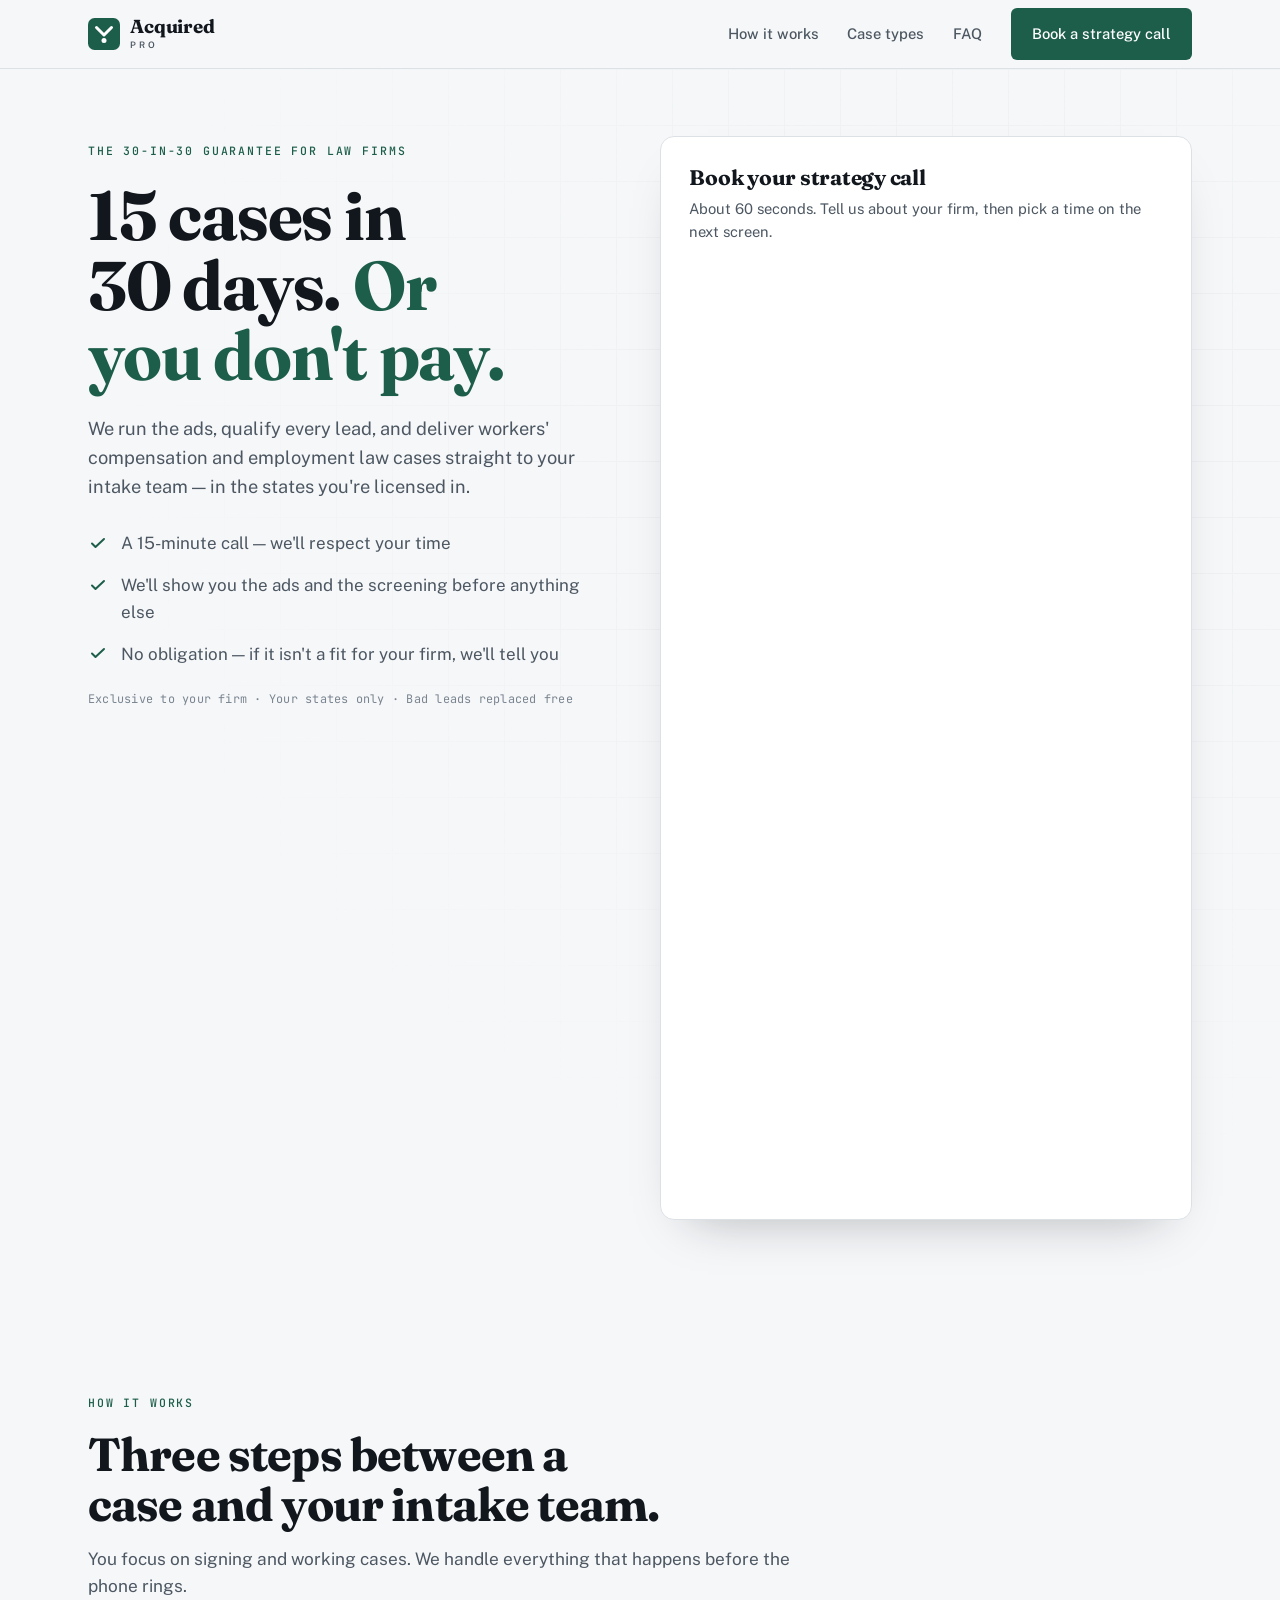
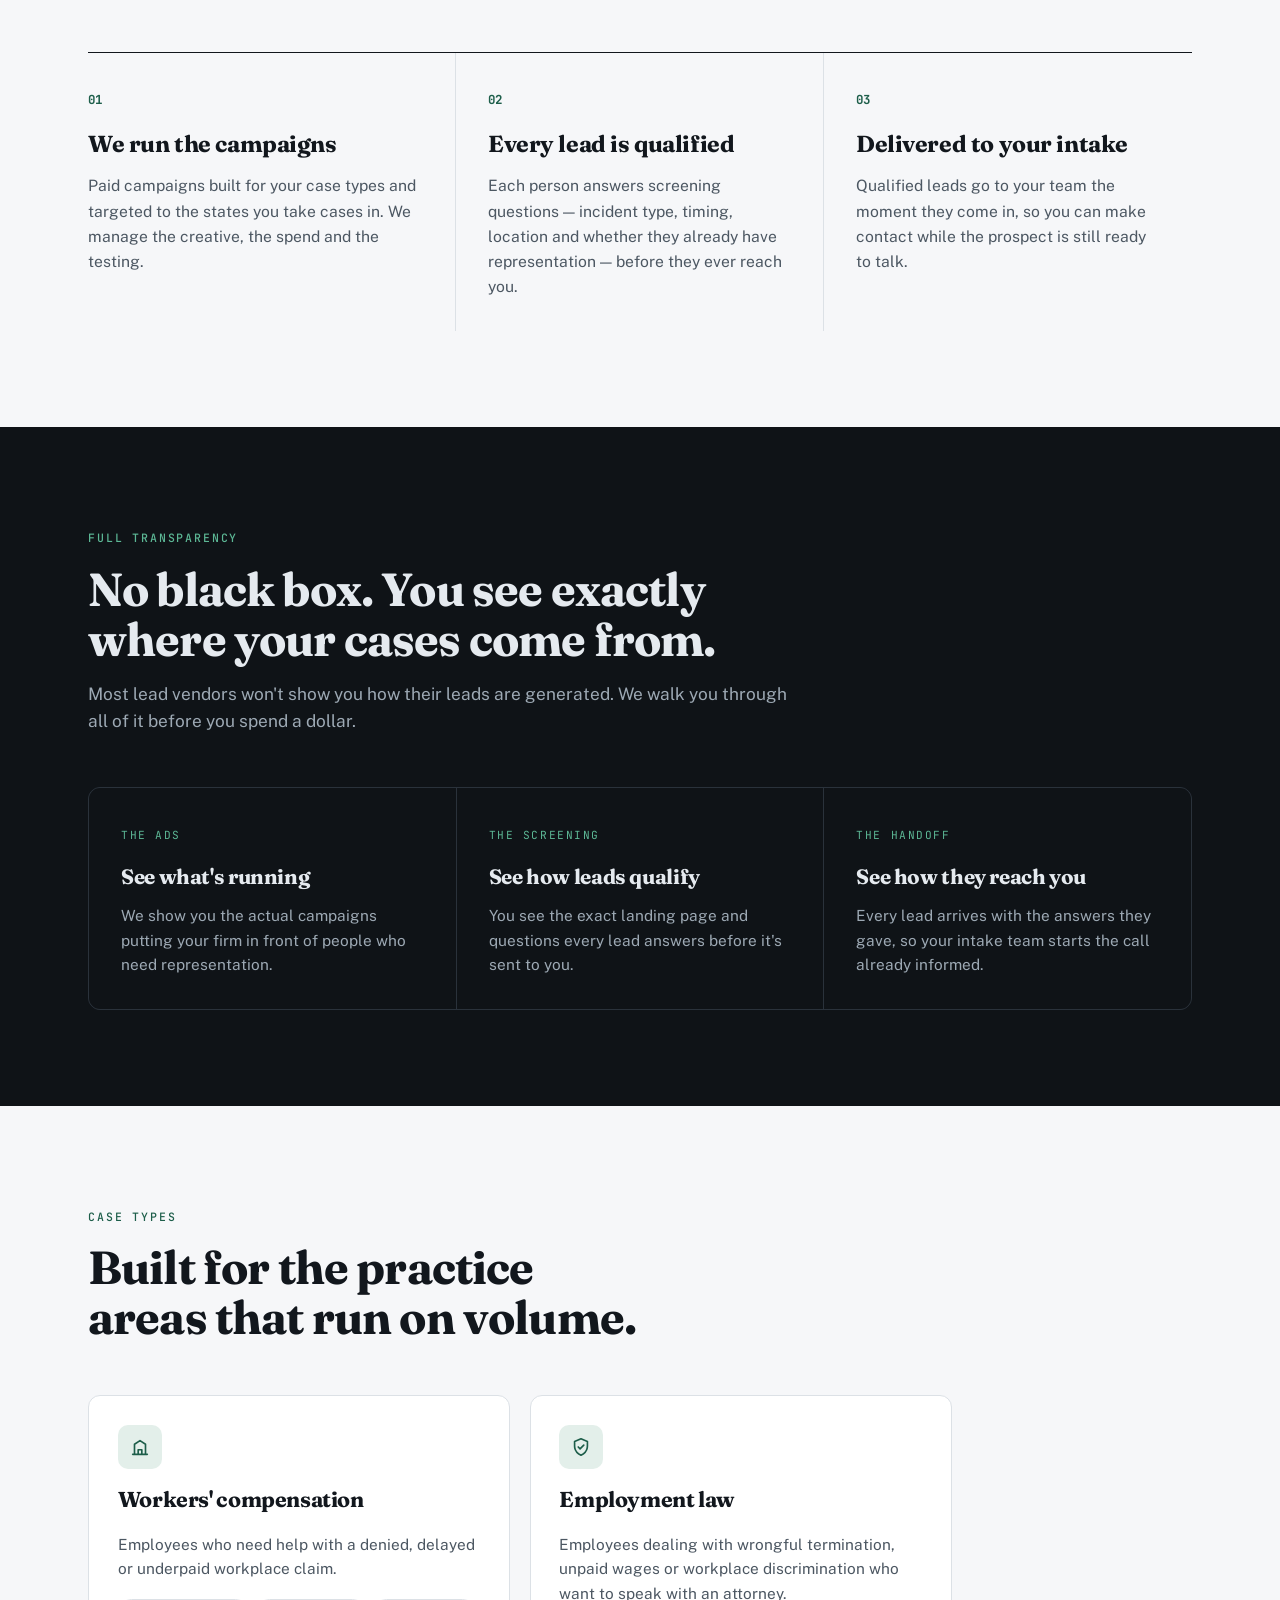
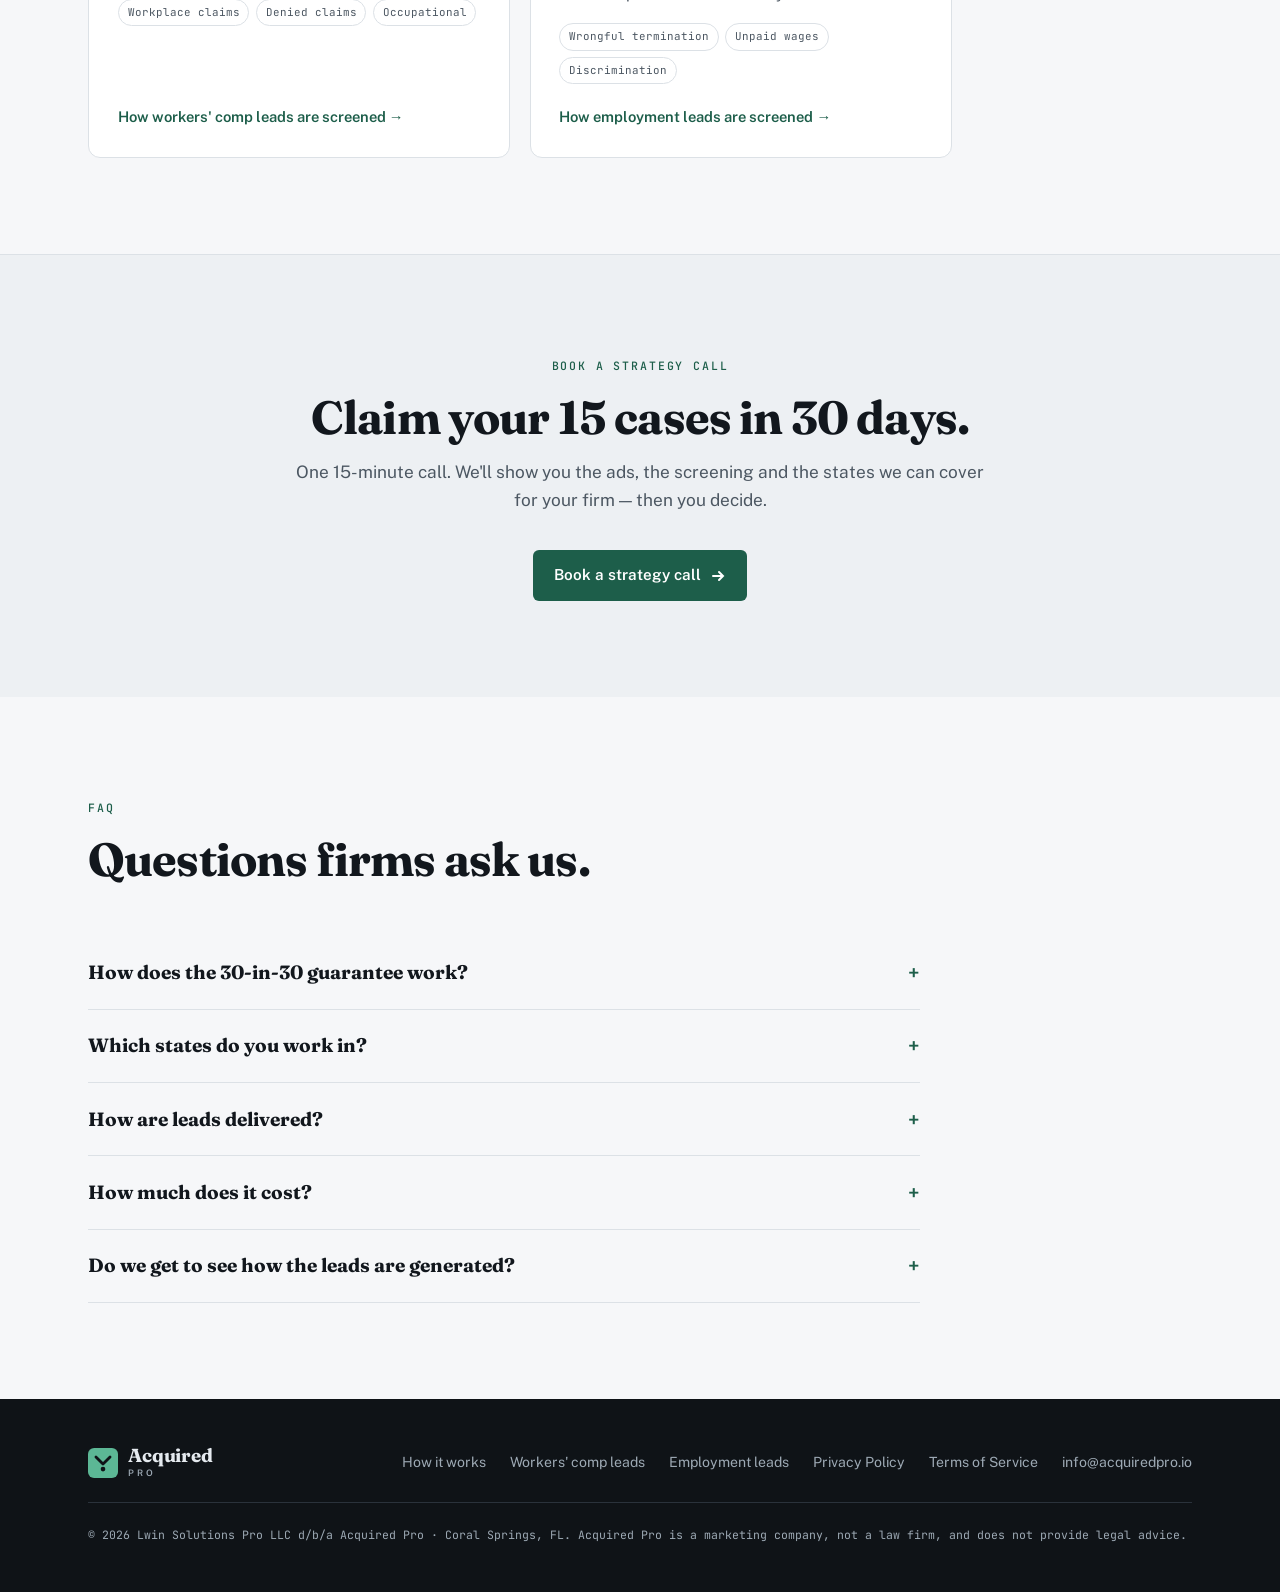
<file: index.html>
<!doctype html>
<html lang="en">
<head>
<meta charset="utf-8">
<meta name="viewport" content="width=device-width, initial-scale=1">
<title>Acquired Pro — Case Acquisition for Law Firms</title>
<meta name="description" content="15 cases in 30 days, or you don't pay. Acquired Pro runs the ads, qualifies every lead, and delivers workers' compensation and employment law cases straight to your intake team.">
<meta name="facebook-domain-verification" content="b1s14udcbullhfacrljsmvvfmo7f16">
<link rel="icon" href="favicon.svg" type="image/svg+xml">
<link rel="preconnect" href="https://fonts.googleapis.com">
<link rel="preconnect" href="https://fonts.gstatic.com" crossorigin>
<link rel="stylesheet" href="https://fonts.googleapis.com/css2?family=Fraunces:opsz,wght@9..144,500;9..144,700&family=Public+Sans:wght@400;500;600;700&family=JetBrains+Mono:wght@400;500;700&display=swap">
<link rel="stylesheet" href="assets/site.css">
<!-- Meta Pixel (Acquired Pro - B2B) -->
<script>
!function(f,b,e,v,n,t,s)
{if(f.fbq)return;n=f.fbq=function(){n.callMethod?
n.callMethod.apply(n,arguments):n.queue.push(arguments)};
if(!f._fbq)f._fbq=n;n.push=n;n.loaded=!0;n.version='2.0';
n.queue=[];t=b.createElement(e);t.async=!0;
t.src=v;s=b.getElementsByTagName(e)[0];
s.parentNode.insertBefore(t,s)}(window, document,'script',
'https://connect.facebook.net/en_US/fbevents.js');
fbq('init', '1760011011812894');
fbq('track', 'PageView');
</script>
<noscript><img height="1" width="1" style="display:none"
src="https://www.facebook.com/tr?id=1760011011812894&ev=PageView&noscript=1"
/></noscript>
</head>
<body>

<header class="nav">
  <div class="wrap">
    <a class="brand" href="#top" aria-label="Acquired Pro home">
      <svg viewBox="0 0 64 64" aria-hidden="true"><rect width="64" height="64" rx="13" fill="#1D5E4A"/><path d="M17 19 L32 34 L47 19" fill="none" stroke="#fff" stroke-width="6" stroke-linecap="round" stroke-linejoin="round"/><circle cx="32" cy="45" r="5" fill="#fff"/></svg>
      <span class="wm"><b>Acquired</b><span>Pro</span></span>
    </a>
    <nav>
      <a href="#how">How it works</a>
      <a href="#cases">Case types</a>
      <a href="#faq">FAQ</a>
      <a class="btn btn-primary" href="#apply">Book a strategy call</a>
    </nav>
  </div>
</header>

<main id="top">

<section class="hero">
  <div class="wrap">
    <div>
      <span class="eyebrow reveal">The 30-in-30 guarantee for law firms</span>
      <h1 class="reveal d1">15 cases in 30 days. <em>Or you don't pay.</em></h1>
      <p class="sub reveal d2">We run the ads, qualify every lead, and deliver workers' compensation and employment law cases straight to your intake team — in the states you're licensed in.</p>
      <ul class="checks reveal d3">
        <li><svg viewBox="0 0 20 20" fill="none" stroke="currentColor" stroke-width="2" stroke-linecap="round" stroke-linejoin="round"><path d="M4 10.5l3.5 3.5L16 6"/></svg><span>A 15-minute call — we'll respect your time</span></li>
        <li><svg viewBox="0 0 20 20" fill="none" stroke="currentColor" stroke-width="2" stroke-linecap="round" stroke-linejoin="round"><path d="M4 10.5l3.5 3.5L16 6"/></svg><span>We'll show you the ads and the screening before anything else</span></li>
        <li><svg viewBox="0 0 20 20" fill="none" stroke="currentColor" stroke-width="2" stroke-linecap="round" stroke-linejoin="round"><path d="M4 10.5l3.5 3.5L16 6"/></svg><span>No obligation — if it isn't a fit for your firm, we'll tell you</span></li>
      </ul>
      <p class="fine reveal d4">Exclusive to your firm · Your states only · Bad leads replaced free</p>
    </div>

    <div class="form-shell reveal d2" id="apply">
      <div class="form-head">
        <h2>Book your strategy call</h2>
        <p>About 60 seconds. Tell us about your firm, then pick a time on the next screen.</p>
      </div>
      <!-- Swap this iframe for the ROASForm embed once it's set up. -->
      <iframe
        src="https://api.leadconnectorhq.com/widget/form/cnepRQorSrtTe8y4vfI2"
        id="inline-cnepRQorSrtTe8y4vfI2"
        data-layout="{'id':'INLINE'}"
        data-trigger-type="alwaysShow"
        data-trigger-value=""
        data-activation-type="alwaysActivated"
        data-activation-value=""
        data-deactivation-type="neverDeactivate"
        data-deactivation-value=""
        data-form-name="AP – Law Firm Application"
        data-layout-iframe-id="inline-cnepRQorSrtTe8y4vfI2"
        data-form-id="cnepRQorSrtTe8y4vfI2"
        title="AP – Law Firm Application"></iframe>
      <script src="https://link.msgsndr.com/js/form_embed.js"></script>
    </div>
  </div>
</section>

<section id="how">
  <div class="wrap">
    <div class="sec-head">
      <span class="eyebrow">How it works</span>
      <h2>Three steps between a case and your intake team.</h2>
      <p>You focus on signing and working cases. We handle everything that happens before the phone rings.</p>
    </div>
    <div class="steps">
      <div class="step">
        <span class="n">01</span>
        <h3>We run the campaigns</h3>
        <p>Paid campaigns built for your case types and targeted to the states you take cases in. We manage the creative, the spend and the testing.</p>
      </div>
      <div class="step">
        <span class="n">02</span>
        <h3>Every lead is qualified</h3>
        <p>Each person answers screening questions — incident type, timing, location and whether they already have representation — before they ever reach you.</p>
      </div>
      <div class="step">
        <span class="n">03</span>
        <h3>Delivered to your intake</h3>
        <p>Qualified leads go to your team the moment they come in, so you can make contact while the prospect is still ready to talk.</p>
      </div>
    </div>
  </div>
</section>

<section class="dark">
  <div class="wrap">
    <div class="sec-head">
      <span class="eyebrow">Full transparency</span>
      <h2>No black box. You see exactly where your cases come from.</h2>
      <p>Most lead vendors won't show you how their leads are generated. We walk you through all of it before you spend a dollar.</p>
    </div>
    <div class="open">
      <div>
        <span class="k">The ads</span>
        <h3>See what's running</h3>
        <p>We show you the actual campaigns putting your firm in front of people who need representation.</p>
      </div>
      <div>
        <span class="k">The screening</span>
        <h3>See how leads qualify</h3>
        <p>You see the exact landing page and questions every lead answers before it's sent to you.</p>
      </div>
      <div>
        <span class="k">The handoff</span>
        <h3>See how they reach you</h3>
        <p>Every lead arrives with the answers they gave, so your intake team starts the call already informed.</p>
      </div>
    </div>
  </div>
</section>

<section id="cases">
  <div class="wrap">
    <div class="sec-head">
      <span class="eyebrow">Case types</span>
      <h2>Built for the practice areas that run on volume.</h2>
    </div>
    <div class="types two">
      <div class="type">
        <span class="ic"><svg viewBox="0 0 24 24" fill="none" stroke="currentColor" stroke-width="1.8" stroke-linecap="round" stroke-linejoin="round"><path d="M4 20h16M6 20V9l6-4 6 4v11M10 20v-5h4v5"/></svg></span>
        <h3>Workers' compensation</h3>
        <p>Employees who need help with a denied, delayed or underpaid workplace claim.</p>
        <ul><li>Workplace claims</li><li>Denied claims</li><li>Occupational</li></ul>
        <a class="more" href="workers-comp-leads">How workers' comp leads are screened →</a>
      </div>
      <div class="type">
        <span class="ic"><svg viewBox="0 0 24 24" fill="none" stroke="currentColor" stroke-width="1.8" stroke-linecap="round" stroke-linejoin="round"><path d="M12 3l7 3v5c0 4.5-3 8-7 10-4-2-7-5.5-7-10V6z"/><path d="M9 12l2 2 4-4"/></svg></span>
        <h3>Employment law</h3>
        <p>Employees dealing with wrongful termination, unpaid wages or workplace discrimination who want to speak with an attorney.</p>
        <ul><li>Wrongful termination</li><li>Unpaid wages</li><li>Discrimination</li></ul>
        <a class="more" href="employment-law-leads">How employment leads are screened →</a>
      </div>
    </div>
  </div>
</section>

<!--
  PROOF SECTION — hidden until the proof wording is finalized.
  Uncomment and replace the copy + image once Lwin confirms what can be claimed.

<section id="proof">
  <div class="wrap">
    <div class="sec-head">
      <span class="eyebrow">Proof</span>
      <h2>[Proof headline]</h2>
      <p>[Supporting line]</p>
    </div>
    <img src="assets/proof.jpg" alt="[Describe proof image]">
  </div>
</section>
-->

<section class="apply closing" id="start">
  <div class="wrap">
    <div>
      <span class="eyebrow">Book a strategy call</span>
      <div class="sec-head" style="margin-bottom:0">
        <h2>Claim your 15 cases in 30 days.</h2>
        <p>One 15-minute call. We'll show you the ads, the screening and the states we can cover for your firm — then you decide.</p>
      </div>
      <div class="cta">
        <a class="btn btn-primary" href="#apply">Book a strategy call
          <svg viewBox="0 0 16 16" fill="none" stroke="currentColor" stroke-width="2" stroke-linecap="round"><path d="M3 8h10M9 4l4 4-4 4"/></svg></a>
      </div>
    </div>
  </div>
</section>

<section id="faq">
  <div class="wrap">
    <div class="sec-head">
      <span class="eyebrow">FAQ</span>
      <h2>Questions firms ask us.</h2>
    </div>
    <div class="faq">
      <details>
        <summary>How does the 30-in-30 guarantee work?</summary>
        <p>Once your campaign goes live, we deliver 30 qualified leads, exclusive to your firm, within 30 days. If we don't hit 30, you don't pay for the pilot. Any lead with a bad number, outside your states or a duplicate is replaced free. We guarantee delivery of leads; how many sign is up to your intake team.</p>
      </details>
      <details>
        <summary>Which states do you work in?</summary>
        <p>We run campaigns in the states you're licensed to take cases in. Lead generation rules vary by state, so we confirm your markets on the strategy call before anything launches.</p>
      </details>
      <details>
        <summary>How are leads delivered?</summary>
        <p>In real time, the moment a lead qualifies — by email, text, or directly into your CRM. Each lead includes the answers they gave during screening.</p>
      </details>
      <details>
        <summary>How much does it cost?</summary>
        <p>You pay per lead. Pricing depends on case type and the states you want to cover, and we go through it on the call.</p>
      </details>
      <details>
        <summary>Do we get to see how the leads are generated?</summary>
        <p>Yes. We show you the ads, the landing pages and the screening questions. There's nothing about your lead flow you won't be able to see.</p>
      </details>
    </div>
  </div>
</section>

</main>

<footer>
  <div class="wrap">
    <a class="brand" href="#top" aria-label="Acquired Pro home">
      <svg viewBox="0 0 64 64" aria-hidden="true" style="width:30px;height:30px"><rect width="64" height="64" rx="13" fill="#5CB795"/><path d="M17 19 L32 34 L47 19" fill="none" stroke="#0F1317" stroke-width="6" stroke-linecap="round" stroke-linejoin="round"/><circle cx="32" cy="45" r="5" fill="#0F1317"/></svg>
      <span class="wm"><b>Acquired</b><span>Pro</span></span>
    </a>
    <nav>
      <a href="#how">How it works</a>
      <a href="workers-comp-leads">Workers' comp leads</a>
      <a href="employment-law-leads">Employment leads</a>
      <a href="privacy.html">Privacy Policy</a>
      <a href="terms.html">Terms of Service</a>
      <a href="mailto:info@acquiredpro.io">info@acquiredpro.io</a>
    </nav>
    <small>© <span id="yr">2026</span> Lwin Solutions Pro LLC d/b/a Acquired Pro · Coral Springs, FL. Acquired Pro is a marketing company, not a law firm, and does not provide legal advice.</small>
  </div>
</footer>

<script>
  document.getElementById('yr').textContent = new Date().getFullYear();

</script>
</body>
</html>
</file>
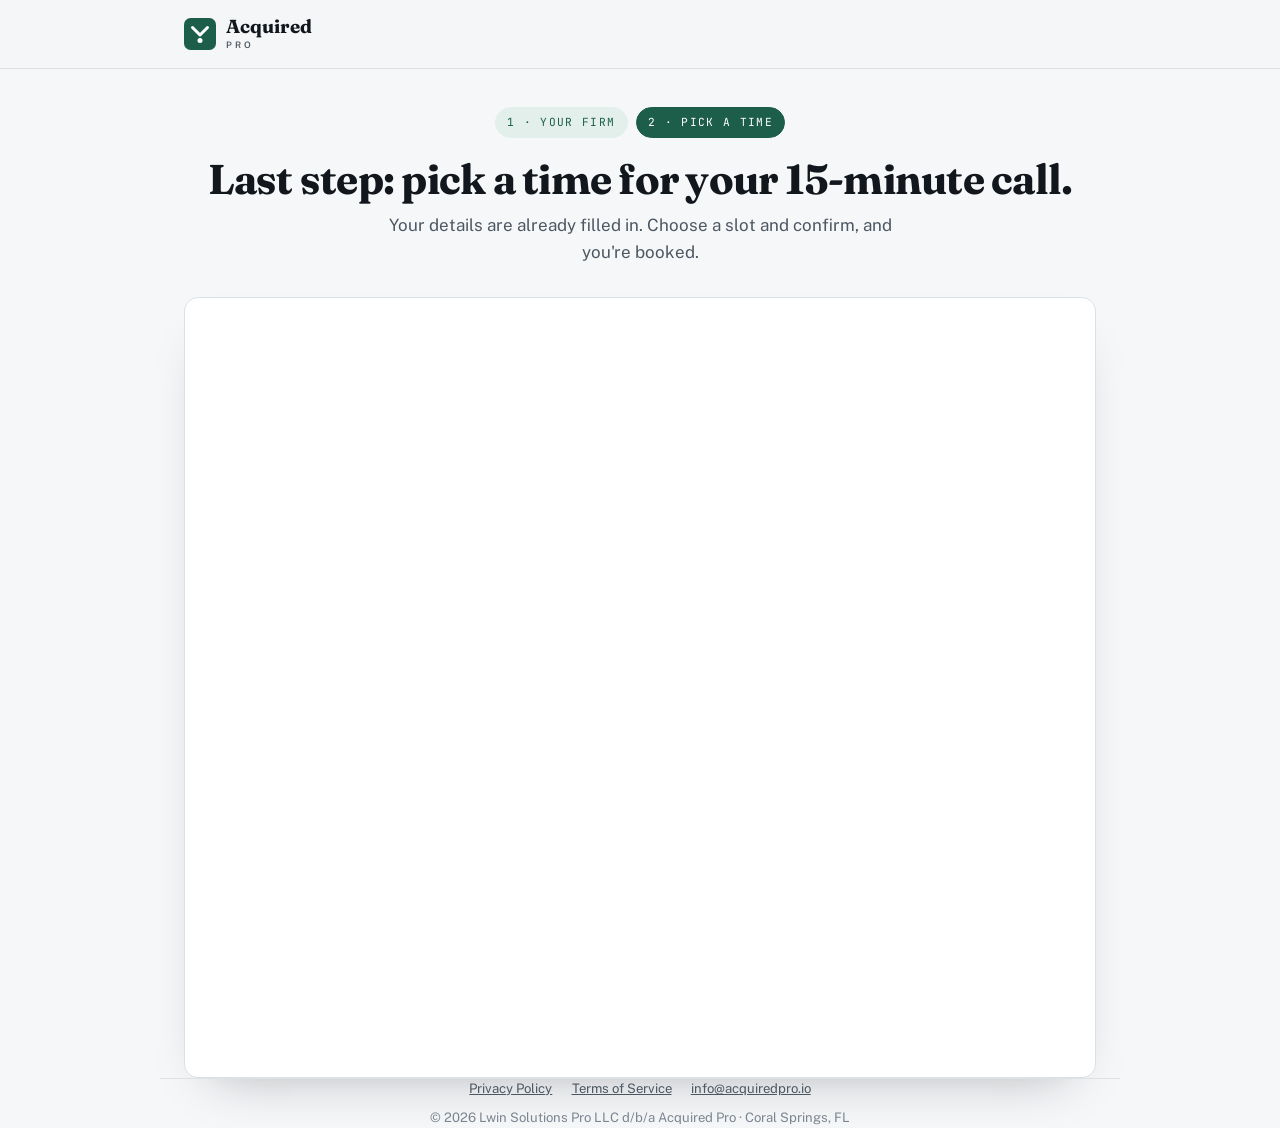
<file: book.html>
<!doctype html>
<html lang="en">
<head>
<meta charset="utf-8">
<meta name="viewport" content="width=device-width, initial-scale=1">
<title>Pick a Time — Acquired Pro</title>
<meta name="robots" content="noindex">
<link rel="icon" href="favicon.svg" type="image/svg+xml">
<link rel="preconnect" href="https://fonts.googleapis.com">
<link rel="preconnect" href="https://fonts.gstatic.com" crossorigin>
<link rel="stylesheet" href="https://fonts.googleapis.com/css2?family=Fraunces:opsz,wght@9..144,700&family=Public+Sans:wght@400;500;600;700&family=JetBrains+Mono:wght@500&display=swap">
<style>
  :root{--paper:#F6F7F9;--surface:#fff;--ink:#12171D;--ink-2:#4C5762;--ink-3:#7A8590;--rule:#DCE1E6;--pine:#1D5E4A;--pine-soft:#E3EFEA}
  *{box-sizing:border-box}
  body{margin:0;background:var(--paper);color:var(--ink);font-family:"Public Sans","Helvetica Neue",Arial,sans-serif;font-size:17px;line-height:1.55;-webkit-font-smoothing:antialiased}
  a{color:inherit}
  .wrap{max-width:60rem;margin:0 auto;padding:0 1.5rem}
  header{border-bottom:1px solid var(--rule);background:rgba(246,247,249,.9)}
  header .wrap{height:68px;display:flex;align-items:center}
  .brand{display:flex;align-items:center;gap:.65rem;text-decoration:none}
  .brand svg{width:32px;height:32px}
  .brand .wm{display:flex;flex-direction:column;line-height:1}
  .brand .wm b{font-family:Fraunces,Georgia,serif;font-size:1.18rem}
  .brand .wm span{font-size:.56rem;font-weight:600;letter-spacing:.3em;text-transform:uppercase;color:var(--ink-2);margin-top:.22rem}
  .steps{display:flex;gap:.5rem;justify-content:center;margin:2.4rem 0 0;font-family:"JetBrains Mono",monospace;font-size:.7rem;letter-spacing:.12em;text-transform:uppercase}
  .steps span{padding:.35rem .7rem;border-radius:999px;border:1px solid var(--rule);color:var(--ink-3)}
  .steps .done{background:var(--pine-soft);border-color:var(--pine-soft);color:var(--pine)}
  .steps .on{background:var(--pine);border-color:var(--pine);color:#fff}
  h1{font-family:Fraunces,Georgia,serif;font-size:clamp(1.9rem,4.4vw,2.6rem);line-height:1.1;letter-spacing:-.018em;text-align:center;margin:1.2rem 0 .6rem;text-wrap:balance}
  .sub{text-align:center;color:var(--ink-2);max-width:34rem;margin:0 auto}
  .cal{margin:2rem 0 0;background:var(--surface);border:1px solid var(--rule);border-radius:14px;padding:.6rem;box-shadow:0 24px 50px -30px rgba(18,23,29,.35)}
  .cal iframe{width:100%;min-height:760px;border:0;border-radius:10px;display:block;overflow:hidden}
  footer{margin:3rem 0 0;padding:1.5rem 0 2.2rem;border-top:1px solid var(--rule);text-align:center;font-size:.82rem;color:var(--ink-3)}
  footer nav{display:flex;flex-wrap:wrap;justify-content:center;gap:.4rem 1.2rem;margin-bottom:.5rem}
  footer nav a{color:var(--ink-2)}
</style>
<!-- Meta Pixel (Acquired Pro - B2B) -->
<script>
!function(f,b,e,v,n,t,s)
{if(f.fbq)return;n=f.fbq=function(){n.callMethod?
n.callMethod.apply(n,arguments):n.queue.push(arguments)};
if(!f._fbq)f._fbq=n;n.push=n;n.loaded=!0;n.version='2.0';
n.queue=[];t=b.createElement(e);t.async=!0;
t.src=v;s=b.getElementsByTagName(e)[0];
s.parentNode.insertBefore(t,s)}(window, document,'script',
'https://connect.facebook.net/en_US/fbevents.js');
fbq('init', '1760011011812894');
fbq('track', 'PageView');
</script>
<noscript><img height="1" width="1" style="display:none"
src="https://www.facebook.com/tr?id=1760011011812894&ev=PageView&noscript=1"
/></noscript>
</head>
<body>

<header><div class="wrap">
  <a class="brand" href="index.html" aria-label="Acquired Pro home">
    <svg viewBox="0 0 64 64" aria-hidden="true"><rect width="64" height="64" rx="13" fill="#1D5E4A"/><path d="M17 19 L32 34 L47 19" fill="none" stroke="#fff" stroke-width="6" stroke-linecap="round" stroke-linejoin="round"/><circle cx="32" cy="45" r="5" fill="#fff"/></svg>
    <span class="wm"><b>Acquired</b><span>Pro</span></span>
  </a>
</div></header>

<main class="wrap">
  <div class="steps"><span class="done">1 · Your firm</span><span class="on">2 · Pick a time</span></div>
  <h1>Last step: pick a time for your 15-minute call.</h1>
  <p class="sub">Your details are already filled in. Choose a slot and confirm, and you're booked.</p>

  <div class="cal">
    <iframe id="ap-cal" title="Book your strategy call" scrolling="no"></iframe>
  </div>
</main>

<footer class="wrap">
  <nav>
    <a href="privacy.html">Privacy Policy</a>
    <a href="terms.html">Terms of Service</a>
    <a href="mailto:info@acquiredpro.io">info@acquiredpro.io</a>
  </nav>
  <div>© <span id="yr">2026</span> Lwin Solutions Pro LLC d/b/a Acquired Pro · Coral Springs, FL</div>
</footer>

<script>
  document.getElementById('yr').textContent = new Date().getFullYear();
  (function () {
    var base = 'https://api.leadconnectorhq.com/widget/bookings/acquiredpro-lawfirm-strategy';
    var inParams = new URLSearchParams(window.location.search);

    // GHL doesn't guarantee how it names the fields it hands back on redirect,
    // so accept the common variants and normalise to what the widget expects.
    var aliases = {
      first_name: ['first_name', 'firstName', 'firstname', 'first'],
      last_name: ['last_name', 'lastName', 'lastname', 'last'],
      email: ['email', 'Email', 'email_address'],
      phone: ['phone', 'Phone', 'phone_number', 'phoneNumber']
    };

    function pick(names) {
      for (var i = 0; i < names.length; i++) {
        var v = inParams.get(names[i]);
        if (v) return v.trim();
      }
      return '';
    }

    var out = new URLSearchParams();
    Object.keys(aliases).forEach(function (key) {
      var v = pick(aliases[key]);
      if (v) out.set(key, v);
    });

    // A single full-name param stands in when first/last didn't come through.
    var full = pick(['full_name', 'fullName', 'name']);
    if (full && !out.get('first_name')) {
      var parts = full.split(/\s+/);
      out.set('first_name', parts.shift());
      if (parts.length && !out.get('last_name')) out.set('last_name', parts.join(' '));
    }

    var qs = out.toString();
    document.getElementById('ap-cal').src = base + (qs ? '?' + qs : '');
  })();
</script>
<script src="https://link.msgsndr.com/js/form_embed.js"></script>

<script>
  // The booking happens inside the GoHighLevel iframe, so the parent page never
  // navigates and no Lead would ever fire. Listen for the widget's own booking
  // message instead. The session flag is shared with thanks.html, so if the
  // calendar is also set to redirect there the event is still only counted once.
  window.addEventListener('message', function (e) {
    var host;
    try { host = new URL(e.origin).hostname; } catch (err) { return; }
    if (!/(^|\.)(leadconnectorhq\.com|msgsndr\.com)$/.test(host)) return;
    var d = e.data;
    var s = typeof d === 'string' ? d : JSON.stringify(d || '');
    if (!/appointment|booked|booking.?success/i.test(s)) return;
    try {
      if (sessionStorage.getItem('ap_lead_fired')) return;
      sessionStorage.setItem('ap_lead_fired', '1');
    } catch (err) {}
    if (window.fbq) fbq('track', 'Lead');
  });
</script>
</body>
</html>
</file>
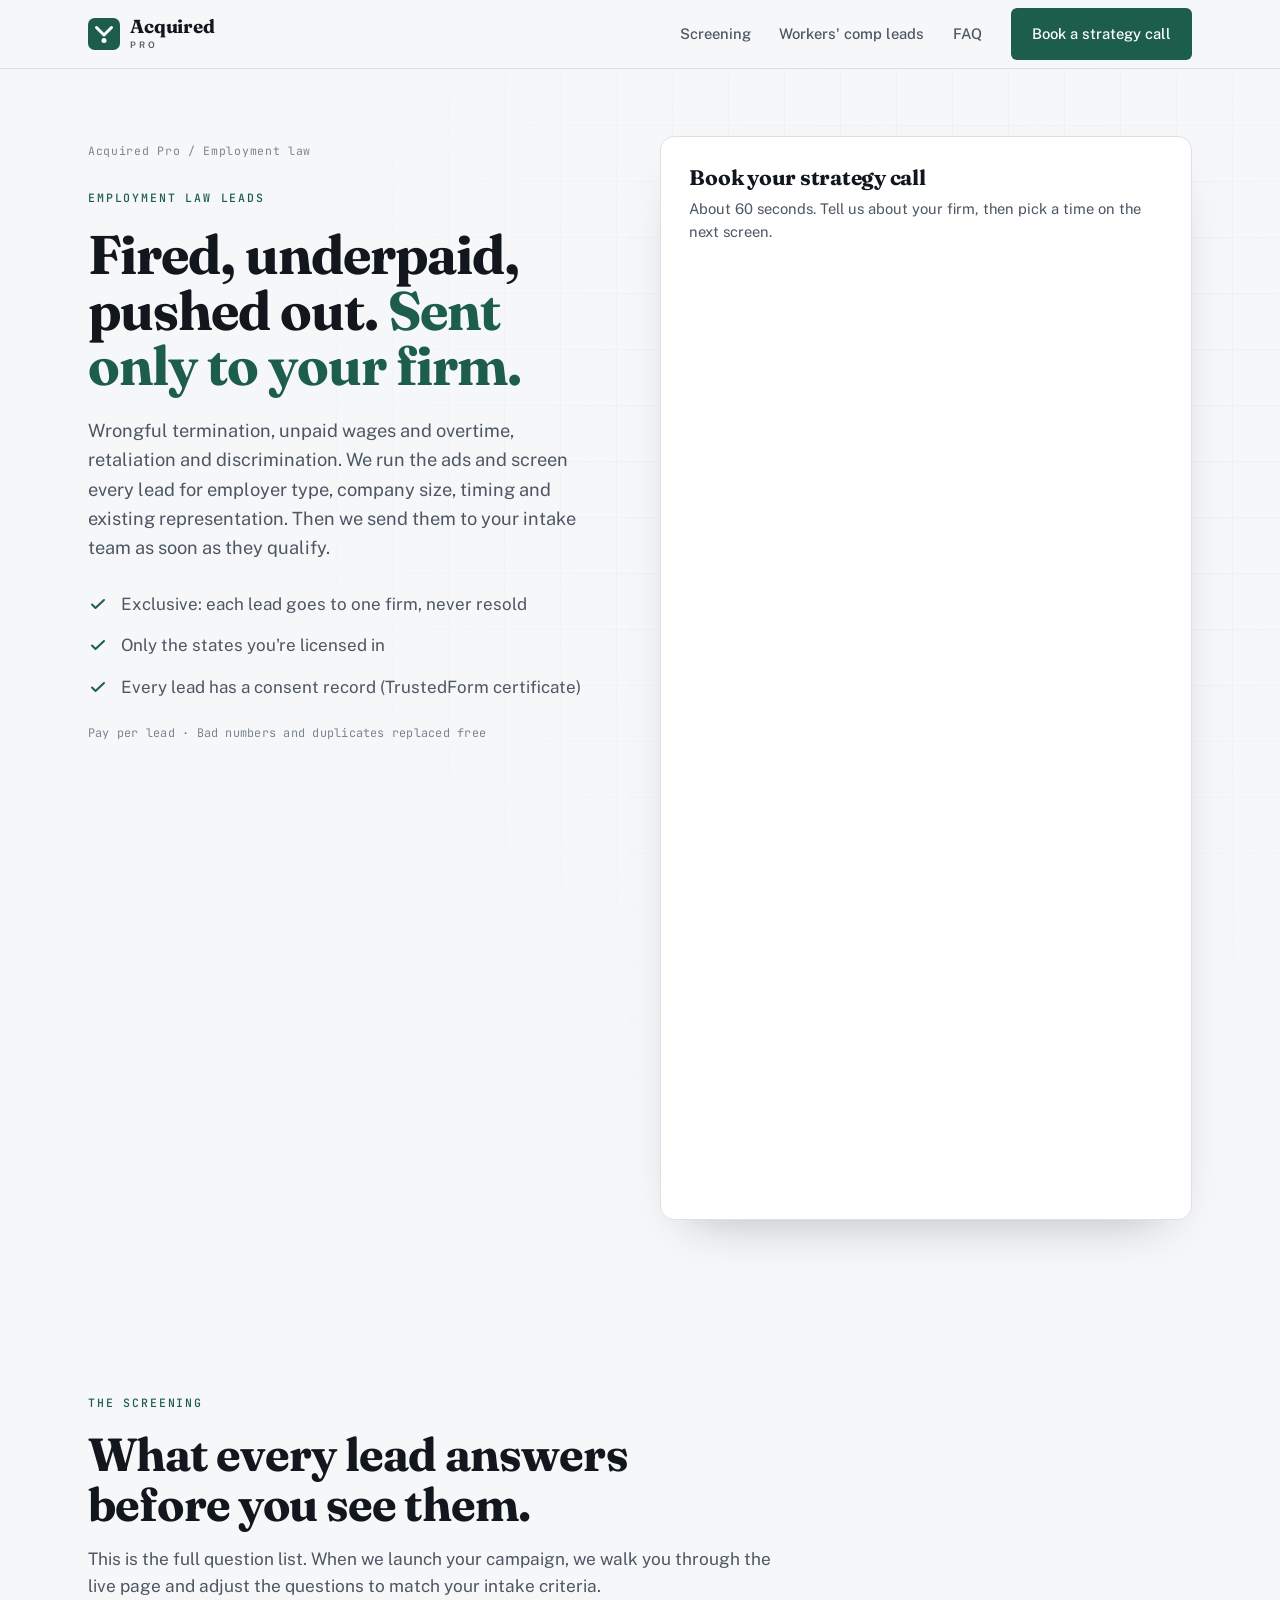
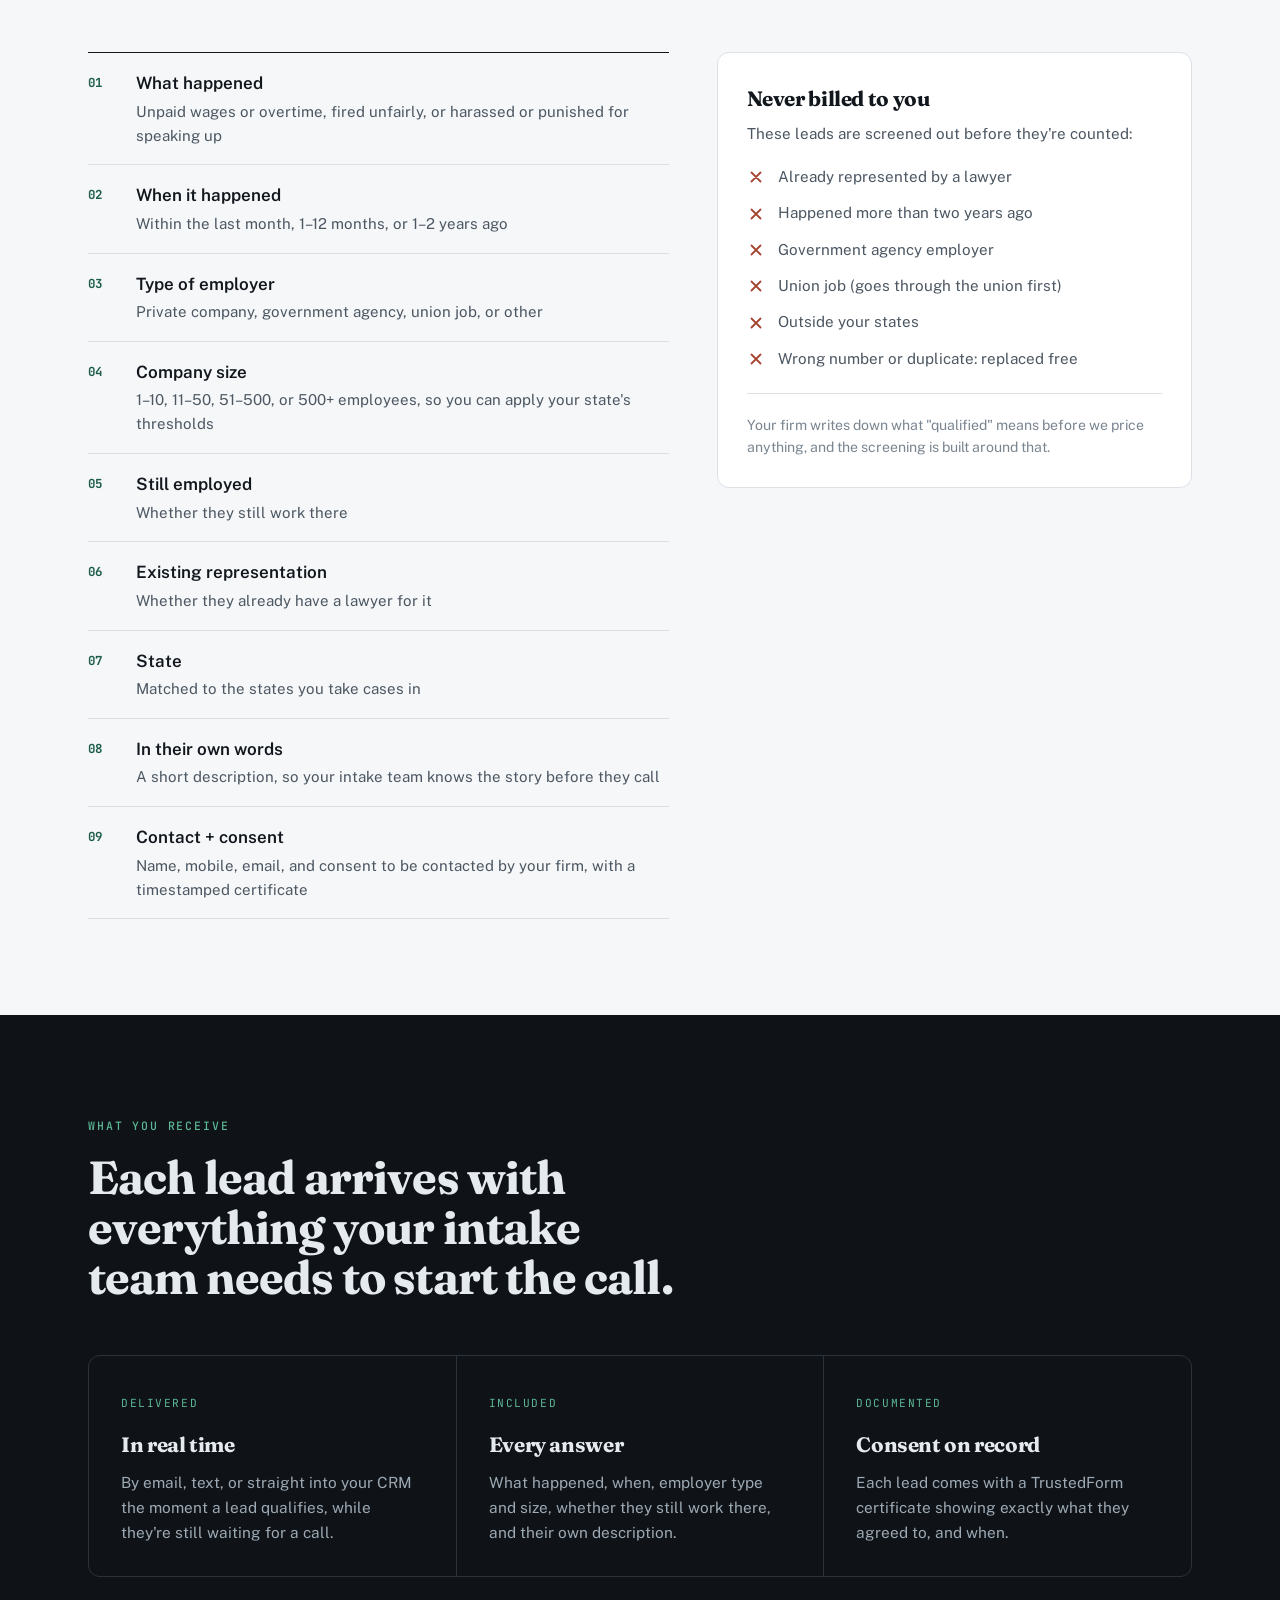
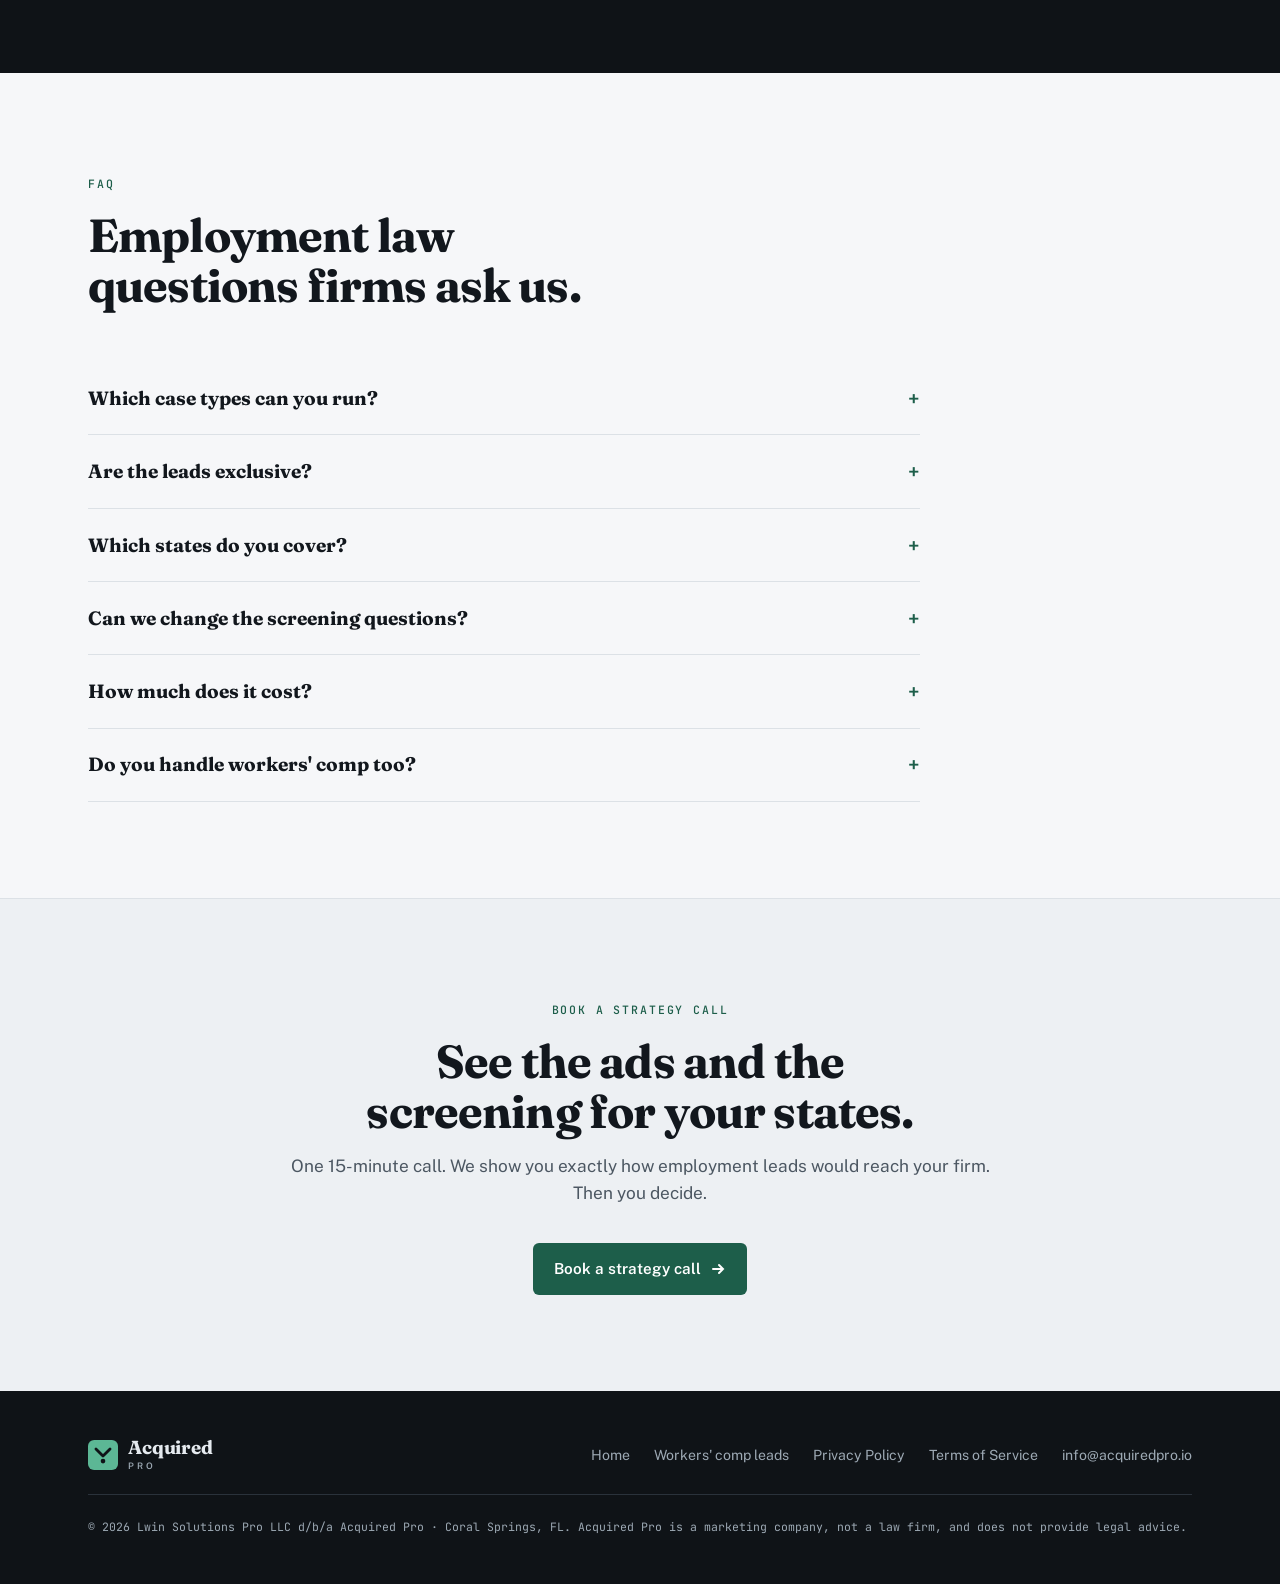
<file: employment-law-leads.html>
<!doctype html>
<html lang="en">
<head>
<meta charset="utf-8">
<meta name="viewport" content="width=device-width, initial-scale=1">
<title>Employment Law Leads for Law Firms — Acquired Pro</title>
<meta name="description" content="Exclusive employment law leads for law firms: wrongful termination, unpaid wages and overtime, retaliation and discrimination. Every lead is screened for employer type, size, timing and existing representation.">
<link rel="icon" href="favicon.svg" type="image/svg+xml">
<link rel="preconnect" href="https://fonts.googleapis.com">
<link rel="preconnect" href="https://fonts.gstatic.com" crossorigin>
<link rel="stylesheet" href="https://fonts.googleapis.com/css2?family=Fraunces:opsz,wght@9..144,500;9..144,700&family=Public+Sans:wght@400;500;600;700&family=JetBrains+Mono:wght@400;500;700&display=swap">
<link rel="stylesheet" href="assets/site.css">
<!-- Meta Pixel (Acquired Pro - B2B) -->
<script>
!function(f,b,e,v,n,t,s)
{if(f.fbq)return;n=f.fbq=function(){n.callMethod?
n.callMethod.apply(n,arguments):n.queue.push(arguments)};
if(!f._fbq)f._fbq=n;n.push=n;n.loaded=!0;n.version='2.0';
n.queue=[];t=b.createElement(e);t.async=!0;
t.src=v;s=b.getElementsByTagName(e)[0];
s.parentNode.insertBefore(t,s)}(window, document,'script',
'https://connect.facebook.net/en_US/fbevents.js');
fbq('init', '1760011011812894');
fbq('track', 'PageView');
</script>
<noscript><img height="1" width="1" style="display:none"
src="https://www.facebook.com/tr?id=1760011011812894&ev=PageView&noscript=1"
/></noscript>
</head>
<body>

<header class="nav">
  <div class="wrap">
    <a class="brand" href="./" aria-label="Acquired Pro home">
      <svg viewBox="0 0 64 64" aria-hidden="true"><rect width="64" height="64" rx="13" fill="#1D5E4A"/><path d="M17 19 L32 34 L47 19" fill="none" stroke="#fff" stroke-width="6" stroke-linecap="round" stroke-linejoin="round"/><circle cx="32" cy="45" r="5" fill="#fff"/></svg>
      <span class="wm"><b>Acquired</b><span>Pro</span></span>
    </a>
    <nav>
      <a href="#screening">Screening</a>
      <a href="workers-comp-leads">Workers' comp leads</a>
      <a href="#faq">FAQ</a>
      <a class="btn btn-primary" href="#apply">Book a strategy call</a>
    </nav>
  </div>
</header>

<main id="top">

<section class="hero v">
  <div class="wrap">
    <div>
      <a class="crumb reveal" href="./">Acquired Pro / Employment law</a>
      <p style="margin-top:1.2rem"><span class="eyebrow reveal">Employment law leads</span></p>
      <h1 class="reveal d1">Fired, underpaid, pushed out. <em>Sent only to your firm.</em></h1>
      <p class="sub reveal d2">Wrongful termination, unpaid wages and overtime, retaliation and discrimination. We run the ads and screen every lead for employer type, company size, timing and existing representation. Then we send them to your intake team as soon as they qualify.</p>
      <ul class="checks reveal d3">
        <li><svg viewBox="0 0 20 20" fill="none" stroke="currentColor" stroke-width="2" stroke-linecap="round" stroke-linejoin="round"><path d="M4 10.5l3.5 3.5L16 6"/></svg><span>Exclusive: each lead goes to one firm, never resold</span></li>
        <li><svg viewBox="0 0 20 20" fill="none" stroke="currentColor" stroke-width="2" stroke-linecap="round" stroke-linejoin="round"><path d="M4 10.5l3.5 3.5L16 6"/></svg><span>Only the states you're licensed in</span></li>
        <li><svg viewBox="0 0 20 20" fill="none" stroke="currentColor" stroke-width="2" stroke-linecap="round" stroke-linejoin="round"><path d="M4 10.5l3.5 3.5L16 6"/></svg><span>Every lead has a consent record (TrustedForm certificate)</span></li>
      </ul>
      <p class="fine reveal d4">Pay per lead · Bad numbers and duplicates replaced free</p>
    </div>

    <div class="form-shell reveal d2" id="apply">
      <div class="form-head">
        <h2>Book your strategy call</h2>
        <p>About 60 seconds. Tell us about your firm, then pick a time on the next screen.</p>
      </div>
      <iframe
        src="https://api.leadconnectorhq.com/widget/form/cnepRQorSrtTe8y4vfI2"
        id="inline-cnepRQorSrtTe8y4vfI2"
        data-layout="{'id':'INLINE'}"
        data-trigger-type="alwaysShow"
        data-trigger-value=""
        data-activation-type="alwaysActivated"
        data-activation-value=""
        data-deactivation-type="neverDeactivate"
        data-deactivation-value=""
        data-form-name="AP – Law Firm Application"
        data-layout-iframe-id="inline-cnepRQorSrtTe8y4vfI2"
        data-form-id="cnepRQorSrtTe8y4vfI2"
        title="AP – Law Firm Application"></iframe>
      <script src="https://link.msgsndr.com/js/form_embed.js"></script>
    </div>
  </div>
</section>

<section id="screening">
  <div class="wrap">
    <div class="sec-head">
      <span class="eyebrow">The screening</span>
      <h2>What every lead answers before you see them.</h2>
      <p>This is the full question list. When we launch your campaign, we walk you through the live page and adjust the questions to match your intake criteria.</p>
    </div>
    <div class="screen">
      <ol class="qs">
        <li><div><b>What happened</b><span>Unpaid wages or overtime, fired unfairly, or harassed or punished for speaking up</span></div></li>
        <li><div><b>When it happened</b><span>Within the last month, 1–12 months, or 1–2 years ago</span></div></li>
        <li><div><b>Type of employer</b><span>Private company, government agency, union job, or other</span></div></li>
        <li><div><b>Company size</b><span>1–10, 11–50, 51–500, or 500+ employees, so you can apply your state's thresholds</span></div></li>
        <li><div><b>Still employed</b><span>Whether they still work there</span></div></li>
        <li><div><b>Existing representation</b><span>Whether they already have a lawyer for it</span></div></li>
        <li><div><b>State</b><span>Matched to the states you take cases in</span></div></li>
        <li><div><b>In their own words</b><span>A short description, so your intake team knows the story before they call</span></div></li>
        <li><div><b>Contact + consent</b><span>Name, mobile, email, and consent to be contacted by your firm, with a timestamped certificate</span></div></li>
      </ol>
      <div class="rules">
        <h3>Never billed to you</h3>
        <p>These leads are screened out before they're counted:</p>
        <ul>
          <li><svg viewBox="0 0 20 20" fill="none" stroke="currentColor" stroke-width="2" stroke-linecap="round"><path d="M5 5l10 10M15 5L5 15"/></svg><span>Already represented by a lawyer</span></li>
          <li><svg viewBox="0 0 20 20" fill="none" stroke="currentColor" stroke-width="2" stroke-linecap="round"><path d="M5 5l10 10M15 5L5 15"/></svg><span>Happened more than two years ago</span></li>
          <li><svg viewBox="0 0 20 20" fill="none" stroke="currentColor" stroke-width="2" stroke-linecap="round"><path d="M5 5l10 10M15 5L5 15"/></svg><span>Government agency employer</span></li>
          <li><svg viewBox="0 0 20 20" fill="none" stroke="currentColor" stroke-width="2" stroke-linecap="round"><path d="M5 5l10 10M15 5L5 15"/></svg><span>Union job (goes through the union first)</span></li>
          <li><svg viewBox="0 0 20 20" fill="none" stroke="currentColor" stroke-width="2" stroke-linecap="round"><path d="M5 5l10 10M15 5L5 15"/></svg><span>Outside your states</span></li>
          <li><svg viewBox="0 0 20 20" fill="none" stroke="currentColor" stroke-width="2" stroke-linecap="round"><path d="M5 5l10 10M15 5L5 15"/></svg><span>Wrong number or duplicate: replaced free</span></li>
        </ul>
        <p class="note">Your firm writes down what "qualified" means before we price anything, and the screening is built around that.</p>
      </div>
    </div>
  </div>
</section>

<section class="dark">
  <div class="wrap">
    <div class="sec-head">
      <span class="eyebrow">What you receive</span>
      <h2>Each lead arrives with everything your intake team needs to start the call.</h2>
    </div>
    <div class="open">
      <div>
        <span class="k">Delivered</span>
        <h3>In real time</h3>
        <p>By email, text, or straight into your CRM the moment a lead qualifies, while they're still waiting for a call.</p>
      </div>
      <div>
        <span class="k">Included</span>
        <h3>Every answer</h3>
        <p>What happened, when, employer type and size, whether they still work there, and their own description.</p>
      </div>
      <div>
        <span class="k">Documented</span>
        <h3>Consent on record</h3>
        <p>Each lead comes with a TrustedForm certificate showing exactly what they agreed to, and when.</p>
      </div>
    </div>
  </div>
</section>

<section id="faq">
  <div class="wrap">
    <div class="sec-head">
      <span class="eyebrow">FAQ</span>
      <h2>Employment law questions firms ask us.</h2>
    </div>
    <div class="faq">
      <details>
        <summary>Which case types can you run?</summary>
        <p>Wrongful termination, unpaid wages and overtime, retaliation, and harassment or discrimination. You choose which ones your firm wants, and we only send those.</p>
      </details>
      <details>
        <summary>Are the leads exclusive?</summary>
        <p>Yes. Each lead is sent to one firm only. We don't resell leads or send them to a panel of firms.</p>
      </details>
      <details>
        <summary>Which states do you cover?</summary>
        <p>The states you're licensed to take cases in. Rules for lead generation differ from state to state, so we confirm your markets on the strategy call before anything launches.</p>
      </details>
      <details>
        <summary>Can we change the screening questions?</summary>
        <p>Yes. If your firm has a minimum company size, only takes terminations, or has other rules, we change the questions and the disqualifiers before launch.</p>
      </details>
      <details>
        <summary>How much does it cost?</summary>
        <p>You pay per lead. Pricing depends on your states and your volume. We cover it on the call, after we know what a qualified lead means for your firm.</p>
      </details>
      <details>
        <summary>Do you handle workers' comp too?</summary>
        <p>Yes. See how <a href="workers-comp-leads">workers' compensation leads</a> are screened.</p>
      </details>
    </div>
  </div>
</section>

<section class="apply closing">
  <div class="wrap">
    <div>
      <span class="eyebrow">Book a strategy call</span>
      <div class="sec-head" style="margin-bottom:0">
        <h2>See the ads and the screening for your states.</h2>
        <p>One 15-minute call. We show you exactly how employment leads would reach your firm. Then you decide.</p>
      </div>
      <div class="cta">
        <a class="btn btn-primary" href="#apply">Book a strategy call
          <svg viewBox="0 0 16 16" fill="none" stroke="currentColor" stroke-width="2" stroke-linecap="round"><path d="M3 8h10M9 4l4 4-4 4"/></svg></a>
      </div>
    </div>
  </div>
</section>

</main>

<footer>
  <div class="wrap">
    <a class="brand" href="./" aria-label="Acquired Pro home">
      <svg viewBox="0 0 64 64" aria-hidden="true" style="width:30px;height:30px"><rect width="64" height="64" rx="13" fill="#5CB795"/><path d="M17 19 L32 34 L47 19" fill="none" stroke="#0F1317" stroke-width="6" stroke-linecap="round" stroke-linejoin="round"/><circle cx="32" cy="45" r="5" fill="#0F1317"/></svg>
      <span class="wm"><b>Acquired</b><span>Pro</span></span>
    </a>
    <nav>
      <a href="./">Home</a>
      <a href="workers-comp-leads">Workers' comp leads</a>
      <a href="privacy.html">Privacy Policy</a>
      <a href="terms.html">Terms of Service</a>
      <a href="mailto:info@acquiredpro.io">info@acquiredpro.io</a>
    </nav>
    <small>© <span id="yr">2026</span> Lwin Solutions Pro LLC d/b/a Acquired Pro · Coral Springs, FL. Acquired Pro is a marketing company, not a law firm, and does not provide legal advice.</small>
  </div>
</footer>

<script>document.getElementById('yr').textContent = new Date().getFullYear();</script>
</body>
</html>
</file>
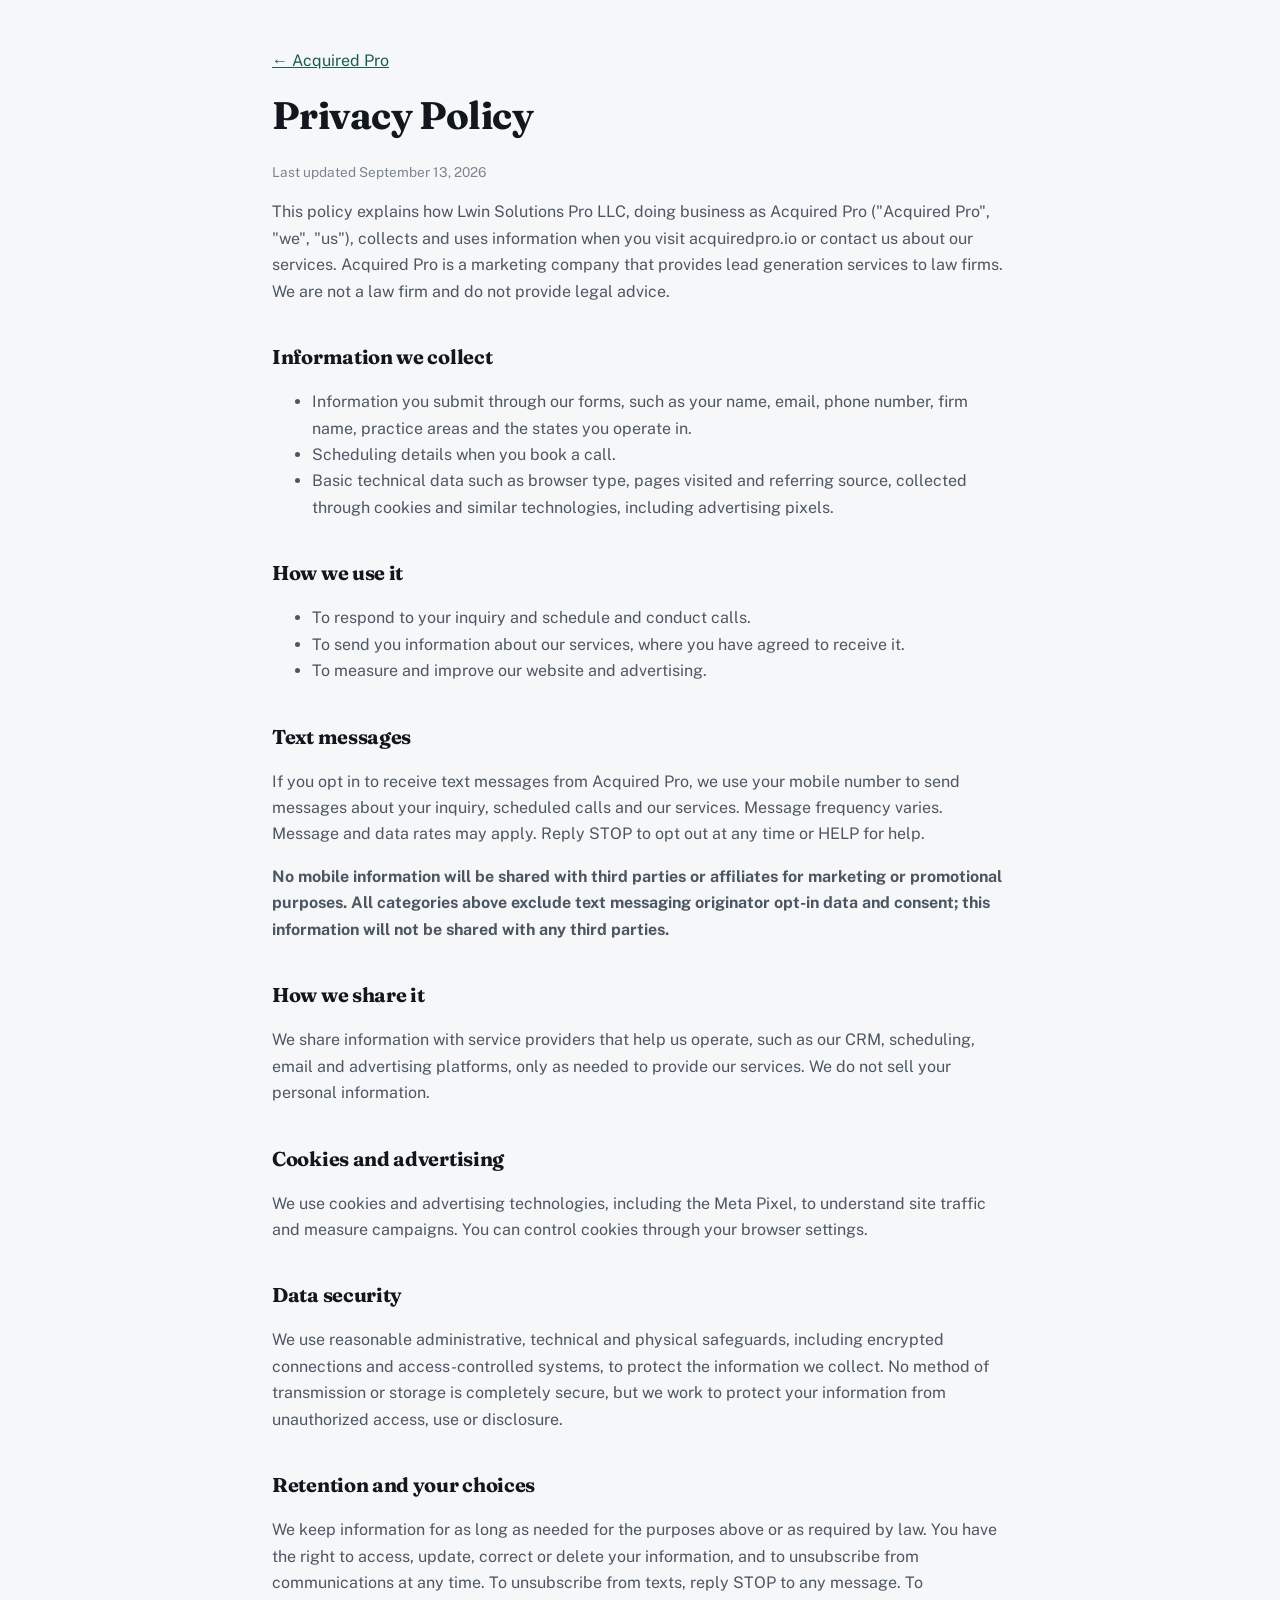
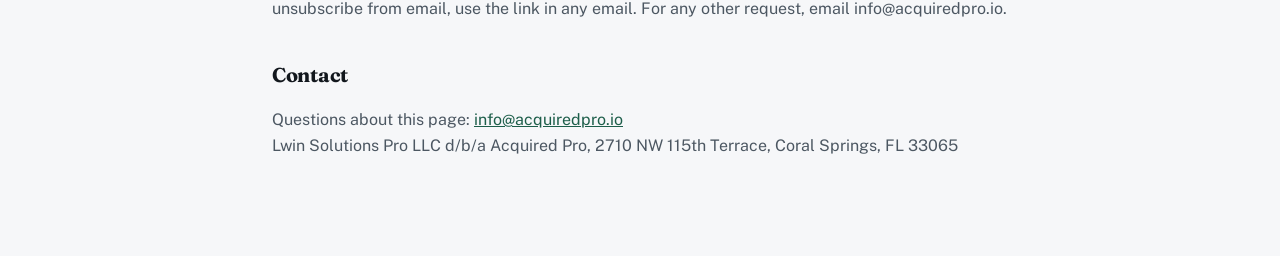
<file: privacy.html>
<!doctype html>
<html lang="en"><head><meta charset="utf-8"><meta name="viewport" content="width=device-width, initial-scale=1">
<title>Privacy Policy — Acquired Pro</title><link rel="icon" href="favicon.svg" type="image/svg+xml">
<link rel="stylesheet" href="https://fonts.googleapis.com/css2?family=Fraunces:opsz,wght@9..144,700&family=Public+Sans:wght@400;600&display=swap">
<style>body{margin:0;background:#F6F7F9;color:#12171D;font-family:"Public Sans",Arial,sans-serif;line-height:1.65}
.w{max-width:46rem;margin:0 auto;padding:3rem 1.5rem 5rem}a{color:#1D5E4A}h1,h2{font-family:Fraunces,Georgia,serif;letter-spacing:-.015em}
h1{font-size:2.4rem;margin:.6rem 0 .3rem}h2{font-size:1.25rem;margin:2.2rem 0 .5rem}p,li{color:#4C5762}.d{font-size:.85rem;color:#7A8590}</style></head>
<body><div class="w"><a href="index.html">← Acquired Pro</a><h1>Privacy Policy</h1><p class="d">Last updated September 13, 2026</p>
<p>This policy explains how Lwin Solutions Pro LLC, doing business as Acquired Pro ("Acquired Pro", "we", "us"), collects and uses information when you visit acquiredpro.io or contact us about our services. Acquired Pro is a marketing company that provides lead generation services to law firms. We are not a law firm and do not provide legal advice.</p>
<h2>Information we collect</h2><ul><li>Information you submit through our forms, such as your name, email, phone number, firm name, practice areas and the states you operate in.</li><li>Scheduling details when you book a call.</li><li>Basic technical data such as browser type, pages visited and referring source, collected through cookies and similar technologies, including advertising pixels.</li></ul>
<h2>How we use it</h2><ul><li>To respond to your inquiry and schedule and conduct calls.</li><li>To send you information about our services, where you have agreed to receive it.</li><li>To measure and improve our website and advertising.</li></ul>
<h2>Text messages</h2><p>If you opt in to receive text messages from Acquired Pro, we use your mobile number to send messages about your inquiry, scheduled calls and our services. Message frequency varies. Message and data rates may apply. Reply STOP to opt out at any time or HELP for help.</p><p><strong>No mobile information will be shared with third parties or affiliates for marketing or promotional purposes. All categories above exclude text messaging originator opt-in data and consent; this information will not be shared with any third parties.</strong></p>
<h2>How we share it</h2><p>We share information with service providers that help us operate, such as our CRM, scheduling, email and advertising platforms, only as needed to provide our services. We do not sell your personal information.</p>
<h2>Cookies and advertising</h2><p>We use cookies and advertising technologies, including the Meta Pixel, to understand site traffic and measure campaigns. You can control cookies through your browser settings.</p>
<h2>Data security</h2><p>We use reasonable administrative, technical and physical safeguards, including encrypted connections and access-controlled systems, to protect the information we collect. No method of transmission or storage is completely secure, but we work to protect your information from unauthorized access, use or disclosure.</p><h2>Retention and your choices</h2><p>We keep information for as long as needed for the purposes above or as required by law. You have the right to access, update, correct or delete your information, and to unsubscribe from communications at any time. To unsubscribe from texts, reply STOP to any message. To unsubscribe from email, use the link in any email. For any other request, email info@acquiredpro.io.</p>
<h2>Contact</h2><p>Questions about this page: <a href="mailto:info@acquiredpro.io">info@acquiredpro.io</a><br>Lwin Solutions Pro LLC d/b/a Acquired Pro, 2710 NW 115th Terrace, Coral Springs, FL 33065</p></div></body></html>
</file>
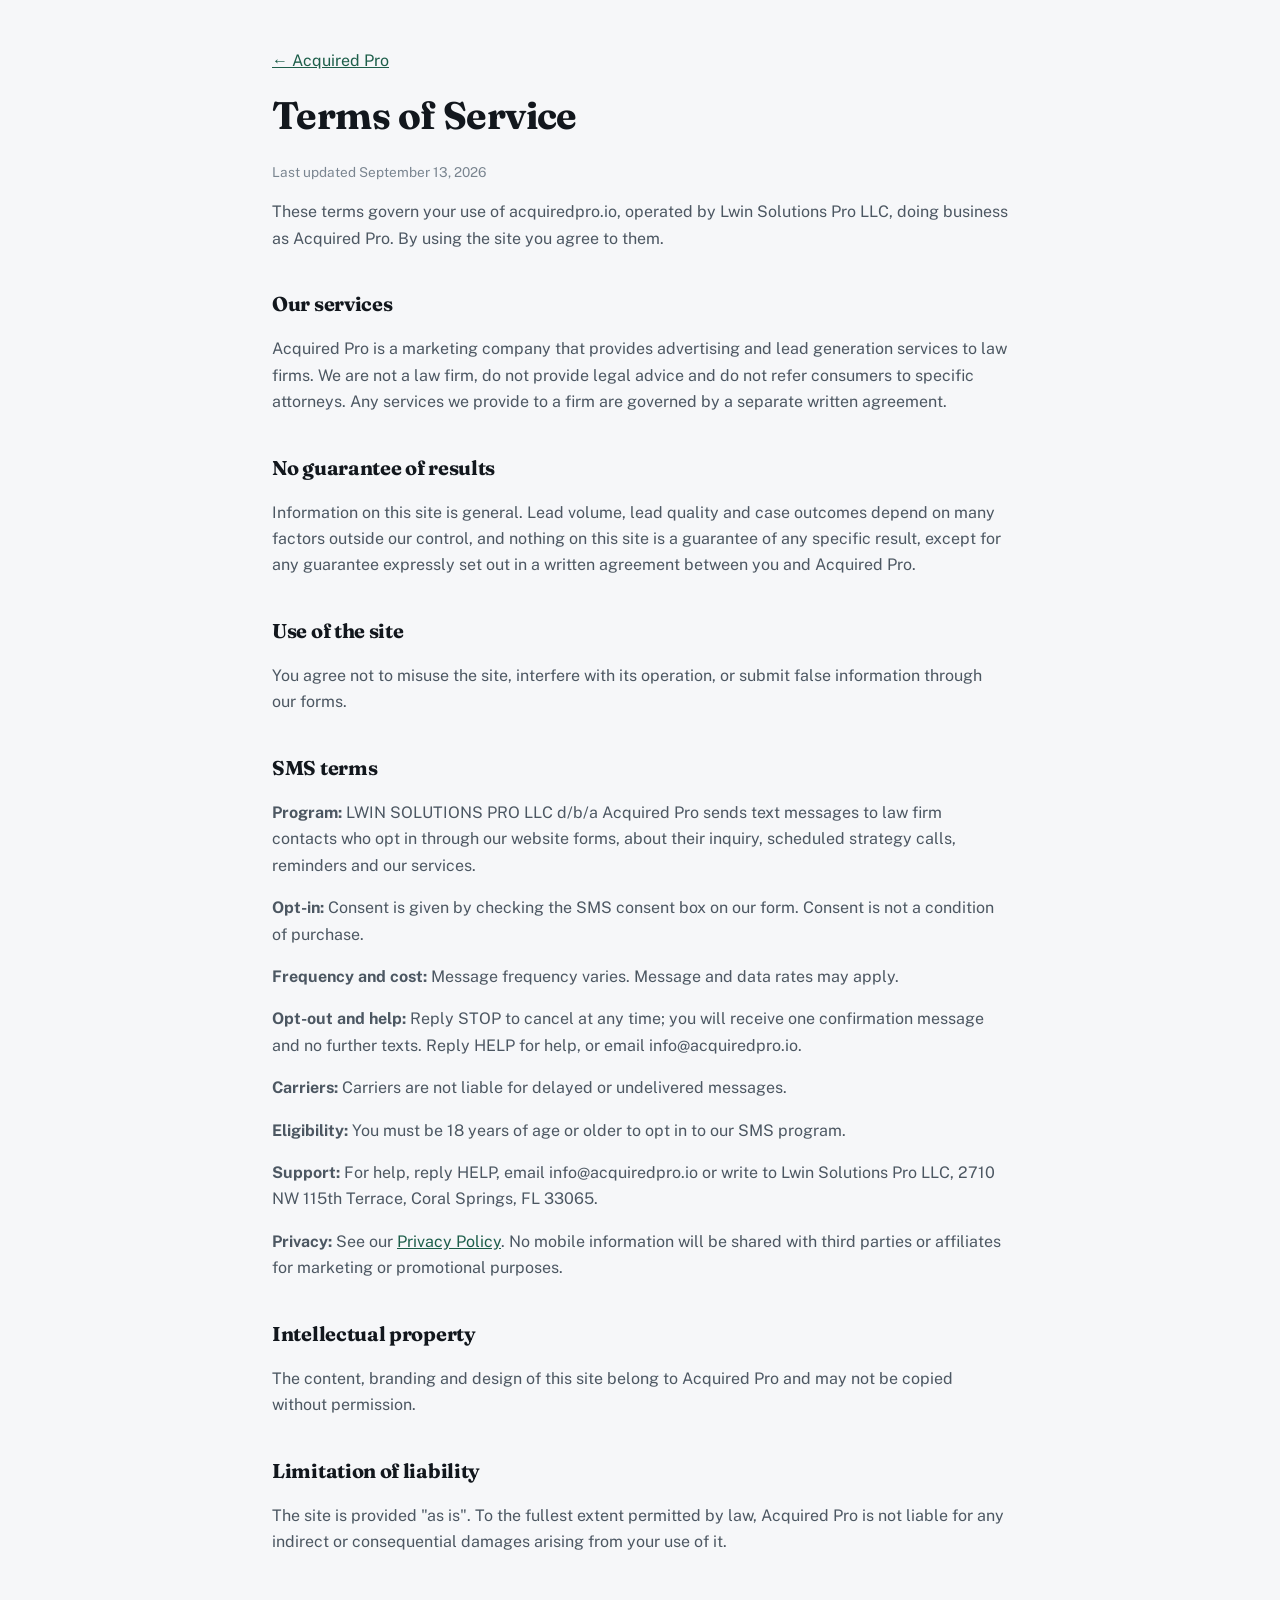
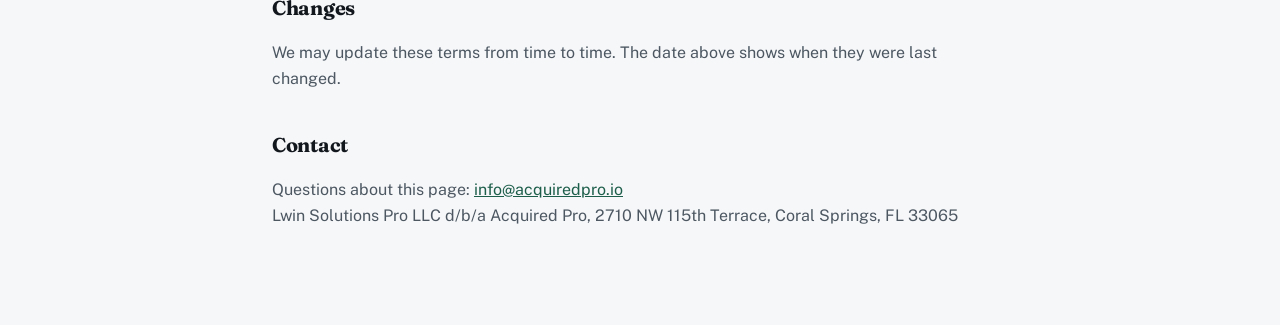
<file: terms.html>
<!doctype html>
<html lang="en"><head><meta charset="utf-8"><meta name="viewport" content="width=device-width, initial-scale=1">
<title>Terms of Service — Acquired Pro</title><link rel="icon" href="favicon.svg" type="image/svg+xml">
<link rel="stylesheet" href="https://fonts.googleapis.com/css2?family=Fraunces:opsz,wght@9..144,700&family=Public+Sans:wght@400;600&display=swap">
<style>body{margin:0;background:#F6F7F9;color:#12171D;font-family:"Public Sans",Arial,sans-serif;line-height:1.65}
.w{max-width:46rem;margin:0 auto;padding:3rem 1.5rem 5rem}a{color:#1D5E4A}h1,h2{font-family:Fraunces,Georgia,serif;letter-spacing:-.015em}
h1{font-size:2.4rem;margin:.6rem 0 .3rem}h2{font-size:1.25rem;margin:2.2rem 0 .5rem}p,li{color:#4C5762}.d{font-size:.85rem;color:#7A8590}</style></head>
<body><div class="w"><a href="index.html">← Acquired Pro</a><h1>Terms of Service</h1><p class="d">Last updated September 13, 2026</p>
<p>These terms govern your use of acquiredpro.io, operated by Lwin Solutions Pro LLC, doing business as Acquired Pro. By using the site you agree to them.</p>
<h2>Our services</h2><p>Acquired Pro is a marketing company that provides advertising and lead generation services to law firms. We are not a law firm, do not provide legal advice and do not refer consumers to specific attorneys. Any services we provide to a firm are governed by a separate written agreement.</p>
<h2>No guarantee of results</h2><p>Information on this site is general. Lead volume, lead quality and case outcomes depend on many factors outside our control, and nothing on this site is a guarantee of any specific result, except for any guarantee expressly set out in a written agreement between you and Acquired Pro.</p>
<h2>Use of the site</h2><p>You agree not to misuse the site, interfere with its operation, or submit false information through our forms.</p>
<h2>SMS terms</h2><p><strong>Program:</strong> LWIN SOLUTIONS PRO LLC d/b/a Acquired Pro sends text messages to law firm contacts who opt in through our website forms, about their inquiry, scheduled strategy calls, reminders and our services.</p><p><strong>Opt-in:</strong> Consent is given by checking the SMS consent box on our form. Consent is not a condition of purchase.</p><p><strong>Frequency and cost:</strong> Message frequency varies. Message and data rates may apply.</p><p><strong>Opt-out and help:</strong> Reply STOP to cancel at any time; you will receive one confirmation message and no further texts. Reply HELP for help, or email info@acquiredpro.io.</p><p><strong>Carriers:</strong> Carriers are not liable for delayed or undelivered messages.</p><p><strong>Eligibility:</strong> You must be 18 years of age or older to opt in to our SMS program.</p><p><strong>Support:</strong> For help, reply HELP, email info@acquiredpro.io or write to Lwin Solutions Pro LLC, 2710 NW 115th Terrace, Coral Springs, FL 33065.</p><p><strong>Privacy:</strong> See our <a href="privacy.html">Privacy Policy</a>. No mobile information will be shared with third parties or affiliates for marketing or promotional purposes.</p><h2>Intellectual property</h2><p>The content, branding and design of this site belong to Acquired Pro and may not be copied without permission.</p>
<h2>Limitation of liability</h2><p>The site is provided "as is". To the fullest extent permitted by law, Acquired Pro is not liable for any indirect or consequential damages arising from your use of it.</p>
<h2>Changes</h2><p>We may update these terms from time to time. The date above shows when they were last changed.</p>
<h2>Contact</h2><p>Questions about this page: <a href="mailto:info@acquiredpro.io">info@acquiredpro.io</a><br>Lwin Solutions Pro LLC d/b/a Acquired Pro, 2710 NW 115th Terrace, Coral Springs, FL 33065</p></div></body></html>
</file>
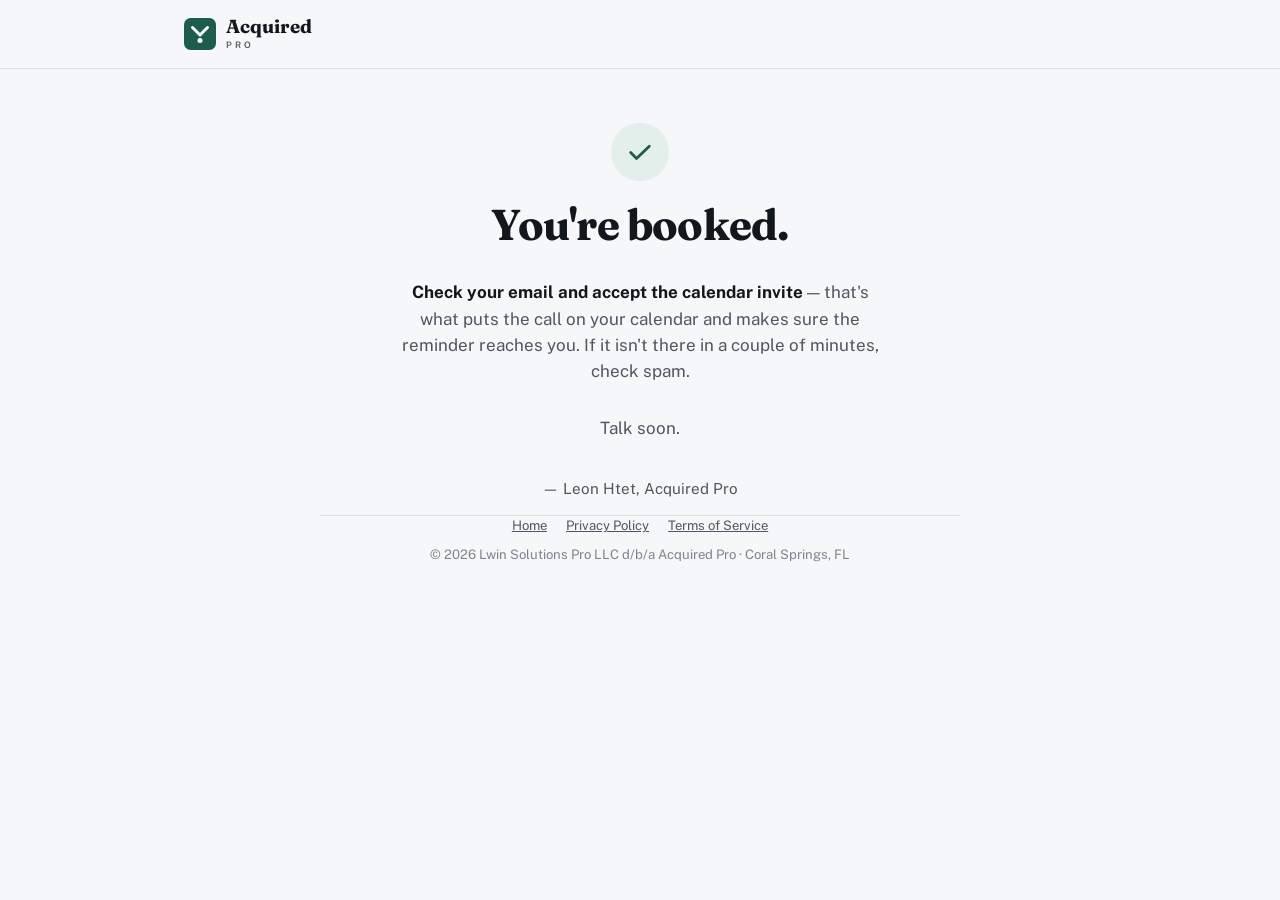
<file: thanks.html>
<!doctype html>
<html lang="en">
<head>
<meta charset="utf-8">
<meta name="viewport" content="width=device-width, initial-scale=1">
<title>You're Booked — Acquired Pro</title>
<meta name="robots" content="noindex">
<link rel="icon" href="favicon.svg" type="image/svg+xml">
<link rel="preconnect" href="https://fonts.googleapis.com">
<link rel="preconnect" href="https://fonts.gstatic.com" crossorigin>
<link rel="stylesheet" href="https://fonts.googleapis.com/css2?family=Fraunces:opsz,wght@9..144,700&family=Public+Sans:wght@400;500;600;700&display=swap">
<style>
  :root{--paper:#F6F7F9;--surface:#fff;--ink:#12171D;--ink-2:#4C5762;--ink-3:#7A8590;--rule:#DCE1E6;--pine:#1D5E4A;--pine-soft:#E3EFEA}
  *{box-sizing:border-box}
  body{margin:0;background:var(--paper);color:var(--ink);font-family:"Public Sans","Helvetica Neue",Arial,sans-serif;font-size:17px;line-height:1.55;-webkit-font-smoothing:antialiased}
  a{color:inherit}
  .wrap{max-width:40rem;margin:0 auto;padding:0 1.5rem}
  header{border-bottom:1px solid var(--rule)}
  header .wrap{height:68px;display:flex;align-items:center;max-width:60rem}
  .brand{display:flex;align-items:center;gap:.65rem;text-decoration:none}
  .brand svg{width:32px;height:32px}
  .brand .wm{display:flex;flex-direction:column;line-height:1}
  .brand .wm b{font-family:Fraunces,Georgia,serif;font-size:1.18rem}
  .brand .wm span{font-size:.56rem;font-weight:600;letter-spacing:.3em;text-transform:uppercase;color:var(--ink-2);margin-top:.22rem}
  main{text-align:center;padding-bottom:3rem}
  .tick{width:58px;height:58px;margin:3.4rem auto 0;border-radius:50%;background:var(--pine-soft);display:grid;place-items:center}
  .tick svg{width:28px;height:28px;color:var(--pine)}
  h1{font-family:Fraunces,Georgia,serif;font-size:clamp(2rem,5vw,2.7rem);line-height:1.08;letter-spacing:-.018em;margin:1.3rem 0 .6rem;text-wrap:balance}
  .when{margin:1.8rem auto 0;background:var(--surface);border:1px solid var(--rule);border-radius:12px;padding:1.3rem 1.5rem;box-shadow:0 20px 44px -34px rgba(18,23,29,.4)}
  .when .lbl{font-size:.74rem;font-weight:600;letter-spacing:.16em;text-transform:uppercase;color:var(--ink-3)}
  .when .val{font-family:Fraunces,Georgia,serif;font-size:1.34rem;line-height:1.3;margin-top:.45rem}
  .when .tz{font-size:.88rem;color:var(--ink-2);margin-top:.3rem}
  p.lead{color:var(--ink-2);margin:1.9rem auto 0;max-width:30rem}
  p.lead b{color:var(--ink)}
  .sig{margin-top:2.2rem;color:var(--ink-2);font-size:.95rem}
  footer{padding:1.4rem 0 2.4rem;border-top:1px solid var(--rule);text-align:center;font-size:.82rem;color:var(--ink-3)}
  footer nav{display:flex;flex-wrap:wrap;justify-content:center;gap:.4rem 1.2rem;margin-bottom:.5rem}
  footer nav a{color:var(--ink-2)}
</style>
<!-- Meta Pixel (Acquired Pro - B2B) -->
<script>
!function(f,b,e,v,n,t,s)
{if(f.fbq)return;n=f.fbq=function(){n.callMethod?
n.callMethod.apply(n,arguments):n.queue.push(arguments)};
if(!f._fbq)f._fbq=n;n.push=n;n.loaded=!0;n.version='2.0';
n.queue=[];t=b.createElement(e);t.async=!0;
t.src=v;s=b.getElementsByTagName(e)[0];
s.parentNode.insertBefore(t,s)}(window, document,'script',
'https://connect.facebook.net/en_US/fbevents.js');
fbq('init', '1760011011812894');
fbq('track', 'PageView');

// A booked strategy call is the conversion. Fire Lead once per visitor session:
// the GHL calendar can land them here by redirect, and book.html also fires on
// the widget's own booking message, so the flag stops it counting twice.
try {
  if (!sessionStorage.getItem('ap_lead_fired')) {
    sessionStorage.setItem('ap_lead_fired', '1');
    fbq('track', 'Lead');
  }
} catch (e) { fbq('track', 'Lead'); }
</script>
<noscript><img height="1" width="1" style="display:none"
src="https://www.facebook.com/tr?id=1760011011812894&ev=PageView&noscript=1"
/></noscript>
</head>
<body>

<header><div class="wrap">
  <a class="brand" href="index.html" aria-label="Acquired Pro home">
    <svg viewBox="0 0 64 64" aria-hidden="true"><rect width="64" height="64" rx="13" fill="#1D5E4A"/><path d="M17 19 L32 34 L47 19" fill="none" stroke="#fff" stroke-width="6" stroke-linecap="round" stroke-linejoin="round"/><circle cx="32" cy="45" r="5" fill="#fff"/></svg>
    <span class="wm"><b>Acquired</b><span>Pro</span></span>
  </a>
</div></header>

<main class="wrap">
  <div class="tick"><svg viewBox="0 0 24 24" fill="none" stroke="currentColor" stroke-width="2.4" stroke-linecap="round" stroke-linejoin="round"><path d="M4 12.5l5 5L20 7"/></svg></div>

  <h1 id="head">You're booked.</h1>

  <div class="when" id="when" hidden>
    <div class="lbl">Your call</div>
    <div class="val" id="when-val"></div>
    <div class="tz" id="when-tz"></div>
  </div>

  <p class="lead" id="lead">
    <b>Check your email and accept the calendar invite</b> — that's what puts the call on your calendar
    and makes sure the reminder reaches you. If it isn't there in a couple of minutes, check spam.
  </p>

  <p class="lead">Talk soon.</p>
  <p class="sig">— Leon Htet, Acquired Pro</p>
</main>

<footer class="wrap">
  <nav>
    <a href="index.html">Home</a>
    <a href="privacy.html">Privacy Policy</a>
    <a href="terms.html">Terms of Service</a>
  </nav>
  <div>© <span id="yr">2026</span> Lwin Solutions Pro LLC d/b/a Acquired Pro · Coral Springs, FL</div>
</footer>

<script>
  document.getElementById('yr').textContent = new Date().getFullYear();

  (function () {
    var q = new URLSearchParams(window.location.search);

    function pick(names) {
      for (var i = 0; i < names.length; i++) {
        var v = q.get(names[i]);
        if (v) return v.trim();
      }
      return '';
    }

    // Greet by name when GHL hands one back.
    var first = pick(['first_name', 'firstName', 'firstname']);
    if (first) {
      document.getElementById('head').textContent = "You're booked, " + first + '.';
    }

    // GHL appends the appointment start time to the confirmation redirect. Names vary,
    // so try the ones it has used, and fail quietly to the generic copy if none arrive.
    var raw = pick(['event_start_time', 'start_time', 'startTime', 'appointment_start_time', 'start']);
    if (!raw) return;

    var d = new Date(raw);
    if (isNaN(d.getTime())) return;

    var tz = pick(['timezone', 'time_zone', 'tz']);
    var opts = { weekday: 'long', month: 'long', day: 'numeric', hour: 'numeric', minute: '2-digit' };
    var label;
    try {
      if (tz) opts.timeZone = tz;
      opts.timeZoneName = 'short';
      label = new Intl.DateTimeFormat('en-US', opts).format(d);
    } catch (e) {
      // An unrecognised timezone throws — fall back to the viewer's own clock.
      delete opts.timeZone;
      try { label = new Intl.DateTimeFormat('en-US', opts).format(d); } catch (e2) { return; }
    }

    // Split "Thursday, September 18 at 2:00 PM EDT" into the line and its timezone note.
    var parts = label.split(' ');
    var zone = parts.length > 1 ? parts.pop() : '';

    document.getElementById('when-val').textContent = parts.join(' ').replace(/,\s*$/, '');
    document.getElementById('when-tz').textContent = zone ? '15 minutes · ' + zone : '15 minutes';
    document.getElementById('when').hidden = false;

    document.getElementById('lead').innerHTML =
      "<b>Check your email and accept the calendar invite</b> — that's what holds the time on your " +
      "calendar and makes sure the reminder reaches you. If it isn't there in a couple of minutes, check spam.";
  })();
</script>
</body>
</html>
</file>
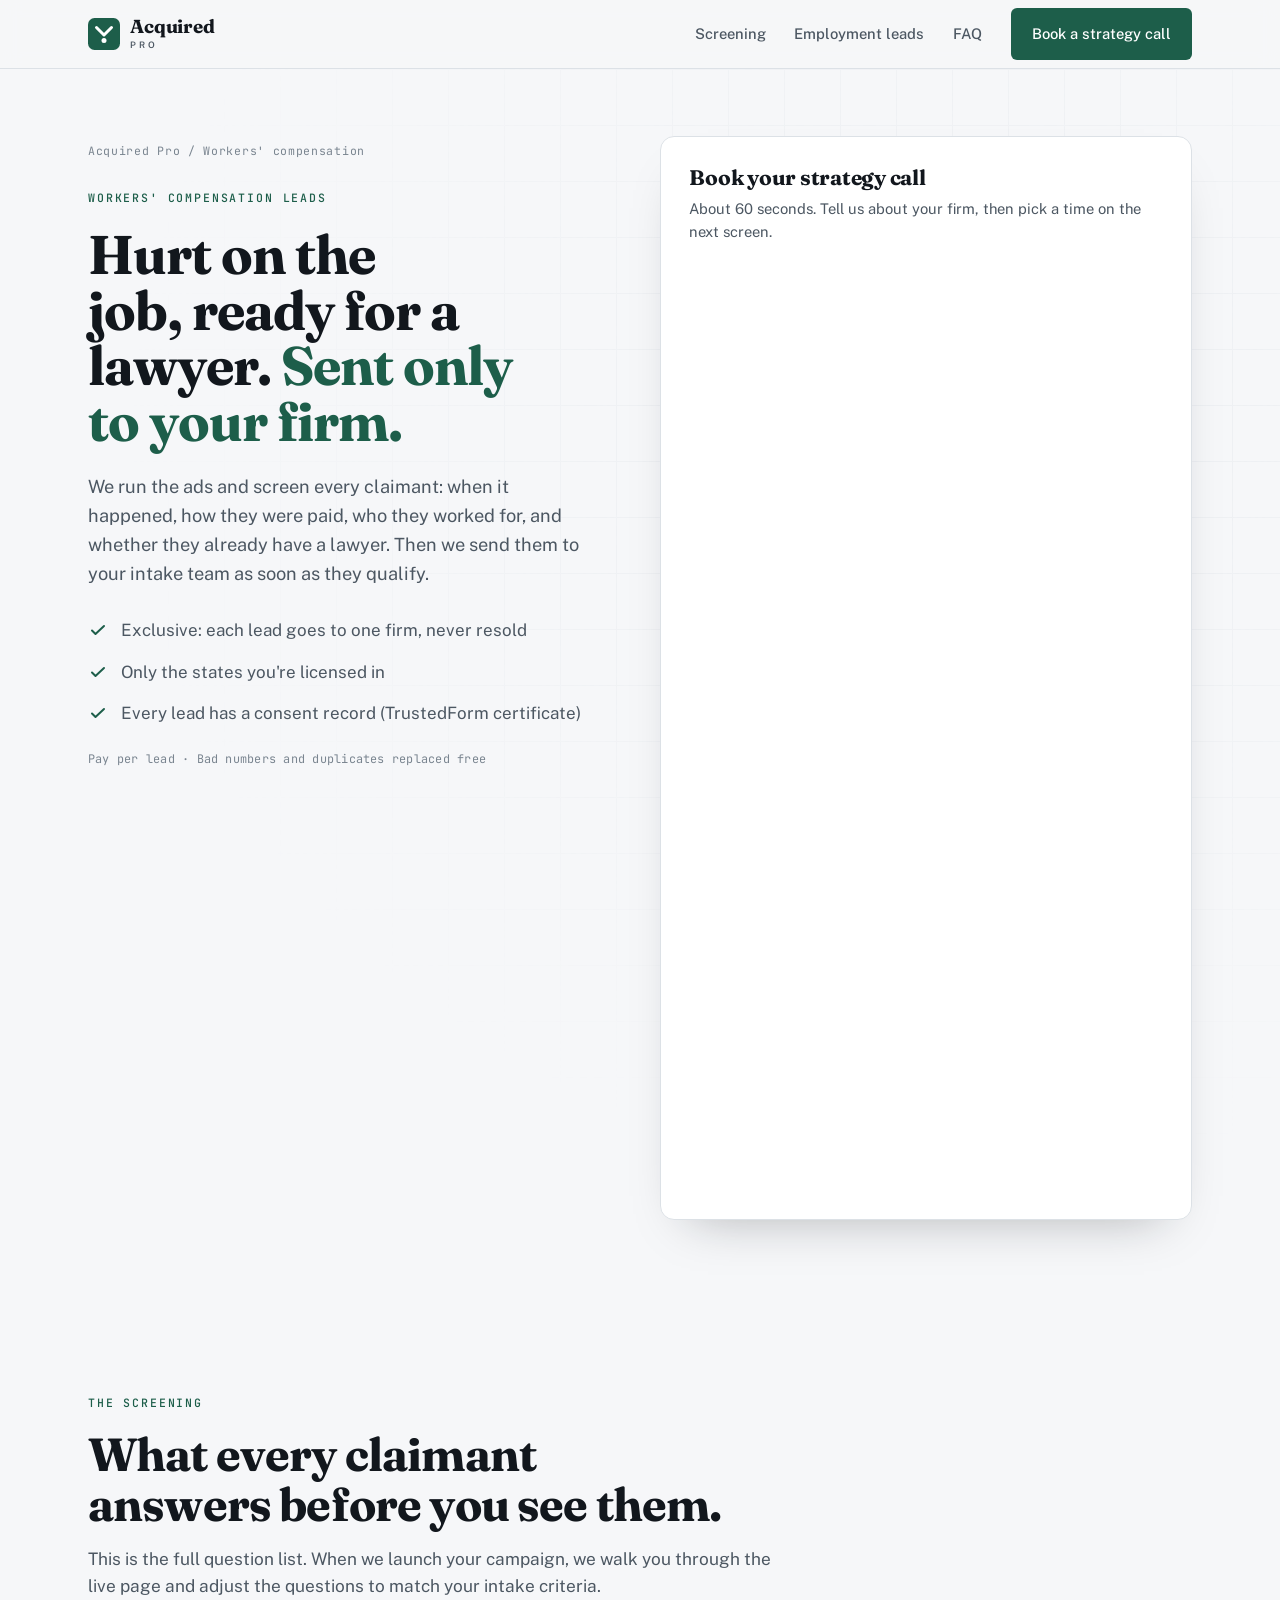
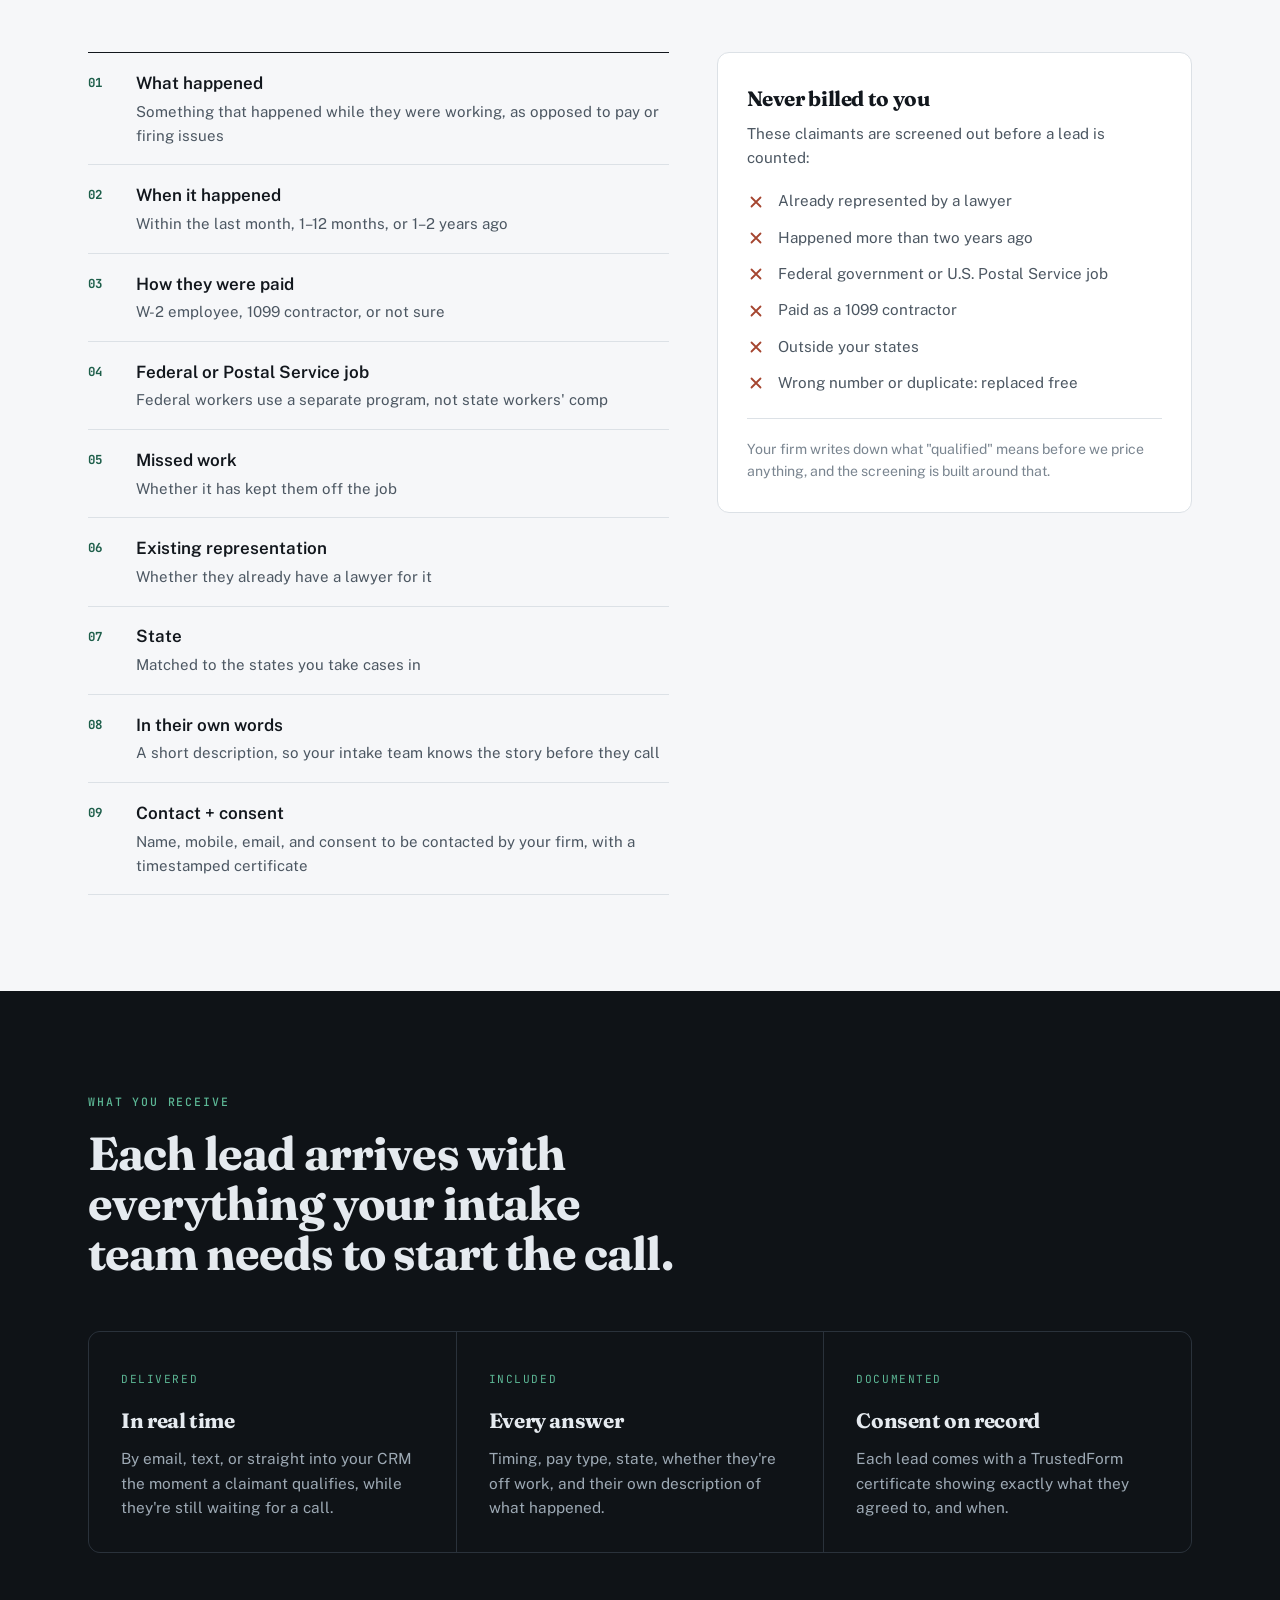
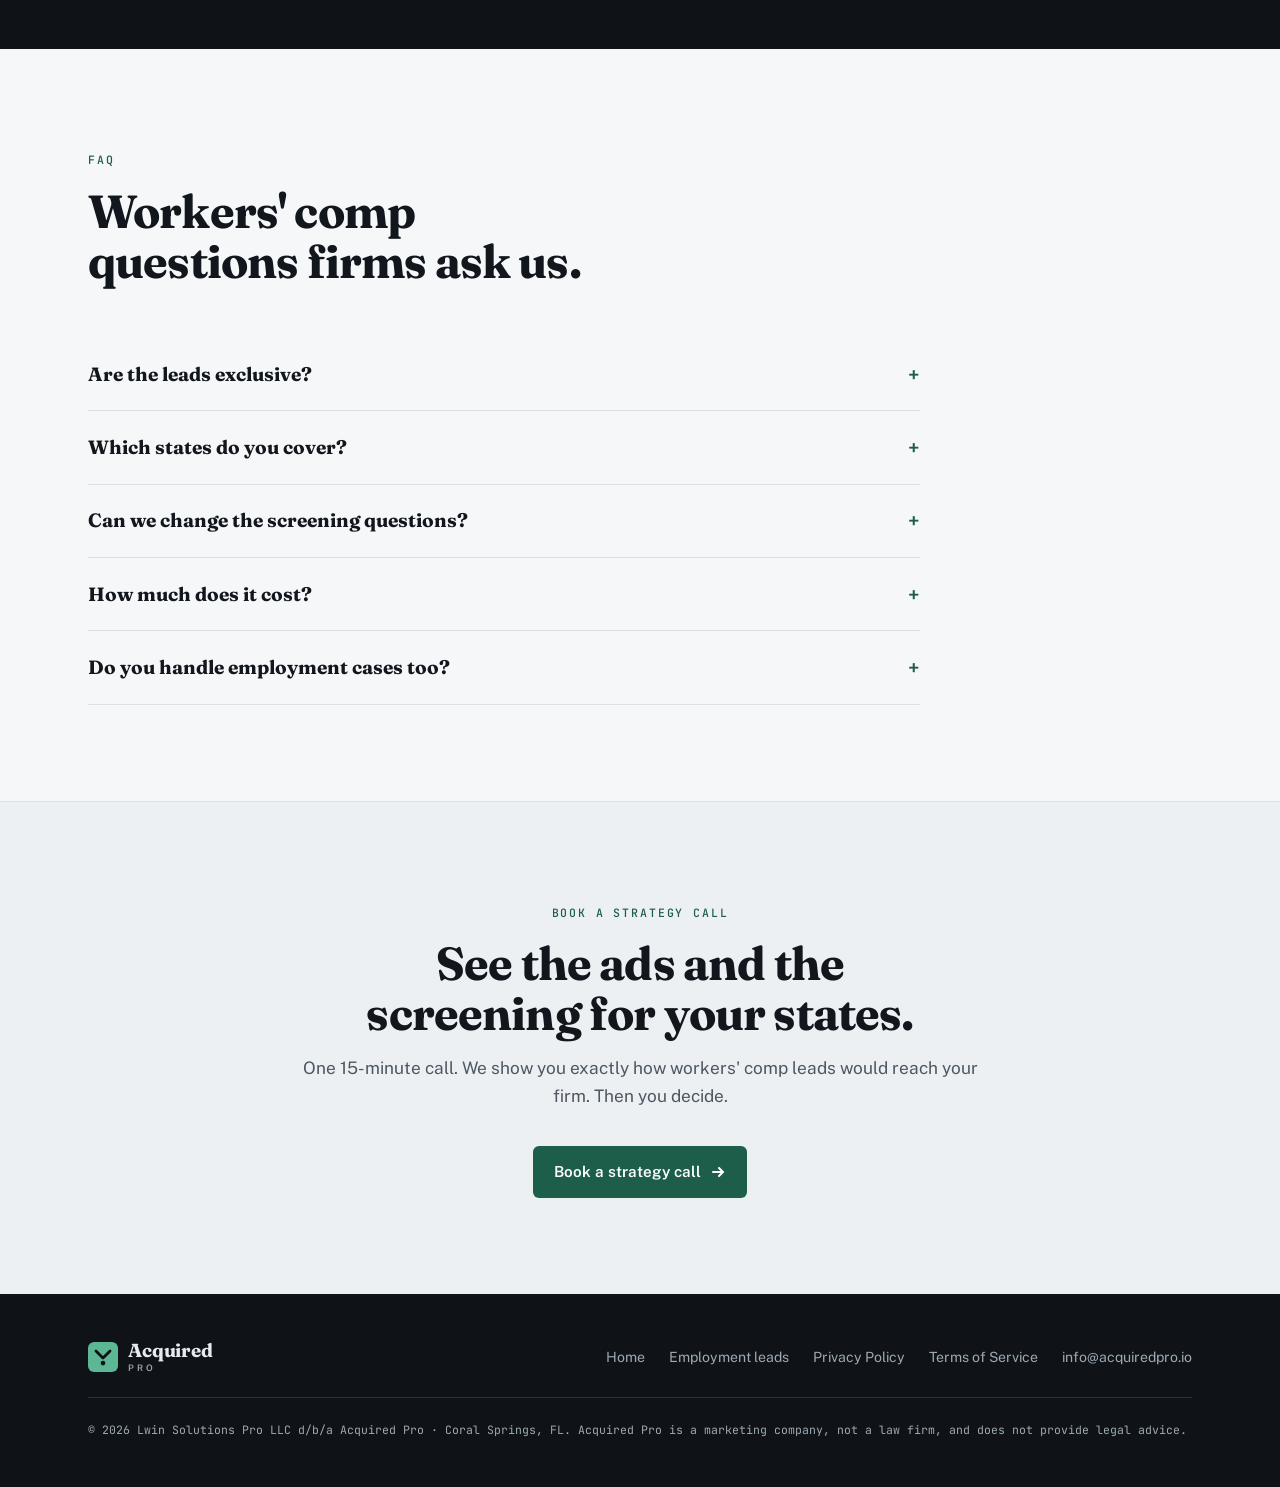
<file: workers-comp-leads.html>
<!doctype html>
<html lang="en">
<head>
<meta charset="utf-8">
<meta name="viewport" content="width=device-width, initial-scale=1">
<title>Workers' Compensation Leads for Law Firms — Acquired Pro</title>
<meta name="description" content="Exclusive workers' compensation leads for law firms. Every claimant is screened for timing, employment type, federal jobs and existing representation before they reach your intake team.">
<link rel="icon" href="favicon.svg" type="image/svg+xml">
<link rel="preconnect" href="https://fonts.googleapis.com">
<link rel="preconnect" href="https://fonts.gstatic.com" crossorigin>
<link rel="stylesheet" href="https://fonts.googleapis.com/css2?family=Fraunces:opsz,wght@9..144,500;9..144,700&family=Public+Sans:wght@400;500;600;700&family=JetBrains+Mono:wght@400;500;700&display=swap">
<link rel="stylesheet" href="assets/site.css">
<!-- Meta Pixel (Acquired Pro - B2B) -->
<script>
!function(f,b,e,v,n,t,s)
{if(f.fbq)return;n=f.fbq=function(){n.callMethod?
n.callMethod.apply(n,arguments):n.queue.push(arguments)};
if(!f._fbq)f._fbq=n;n.push=n;n.loaded=!0;n.version='2.0';
n.queue=[];t=b.createElement(e);t.async=!0;
t.src=v;s=b.getElementsByTagName(e)[0];
s.parentNode.insertBefore(t,s)}(window, document,'script',
'https://connect.facebook.net/en_US/fbevents.js');
fbq('init', '1760011011812894');
fbq('track', 'PageView');
</script>
<noscript><img height="1" width="1" style="display:none"
src="https://www.facebook.com/tr?id=1760011011812894&ev=PageView&noscript=1"
/></noscript>
</head>
<body>

<header class="nav">
  <div class="wrap">
    <a class="brand" href="./" aria-label="Acquired Pro home">
      <svg viewBox="0 0 64 64" aria-hidden="true"><rect width="64" height="64" rx="13" fill="#1D5E4A"/><path d="M17 19 L32 34 L47 19" fill="none" stroke="#fff" stroke-width="6" stroke-linecap="round" stroke-linejoin="round"/><circle cx="32" cy="45" r="5" fill="#fff"/></svg>
      <span class="wm"><b>Acquired</b><span>Pro</span></span>
    </a>
    <nav>
      <a href="#screening">Screening</a>
      <a href="employment-law-leads">Employment leads</a>
      <a href="#faq">FAQ</a>
      <a class="btn btn-primary" href="#apply">Book a strategy call</a>
    </nav>
  </div>
</header>

<main id="top">

<section class="hero v">
  <div class="wrap">
    <div>
      <a class="crumb reveal" href="./">Acquired Pro / Workers' compensation</a>
      <p style="margin-top:1.2rem"><span class="eyebrow reveal">Workers' compensation leads</span></p>
      <h1 class="reveal d1">Hurt on the job, ready for a lawyer. <em>Sent only to your firm.</em></h1>
      <p class="sub reveal d2">We run the ads and screen every claimant: when it happened, how they were paid, who they worked for, and whether they already have a lawyer. Then we send them to your intake team as soon as they qualify.</p>
      <ul class="checks reveal d3">
        <li><svg viewBox="0 0 20 20" fill="none" stroke="currentColor" stroke-width="2" stroke-linecap="round" stroke-linejoin="round"><path d="M4 10.5l3.5 3.5L16 6"/></svg><span>Exclusive: each lead goes to one firm, never resold</span></li>
        <li><svg viewBox="0 0 20 20" fill="none" stroke="currentColor" stroke-width="2" stroke-linecap="round" stroke-linejoin="round"><path d="M4 10.5l3.5 3.5L16 6"/></svg><span>Only the states you're licensed in</span></li>
        <li><svg viewBox="0 0 20 20" fill="none" stroke="currentColor" stroke-width="2" stroke-linecap="round" stroke-linejoin="round"><path d="M4 10.5l3.5 3.5L16 6"/></svg><span>Every lead has a consent record (TrustedForm certificate)</span></li>
      </ul>
      <p class="fine reveal d4">Pay per lead · Bad numbers and duplicates replaced free</p>
    </div>

    <div class="form-shell reveal d2" id="apply">
      <div class="form-head">
        <h2>Book your strategy call</h2>
        <p>About 60 seconds. Tell us about your firm, then pick a time on the next screen.</p>
      </div>
      <iframe
        src="https://api.leadconnectorhq.com/widget/form/cnepRQorSrtTe8y4vfI2"
        id="inline-cnepRQorSrtTe8y4vfI2"
        data-layout="{'id':'INLINE'}"
        data-trigger-type="alwaysShow"
        data-trigger-value=""
        data-activation-type="alwaysActivated"
        data-activation-value=""
        data-deactivation-type="neverDeactivate"
        data-deactivation-value=""
        data-form-name="AP – Law Firm Application"
        data-layout-iframe-id="inline-cnepRQorSrtTe8y4vfI2"
        data-form-id="cnepRQorSrtTe8y4vfI2"
        title="AP – Law Firm Application"></iframe>
      <script src="https://link.msgsndr.com/js/form_embed.js"></script>
    </div>
  </div>
</section>

<section id="screening">
  <div class="wrap">
    <div class="sec-head">
      <span class="eyebrow">The screening</span>
      <h2>What every claimant answers before you see them.</h2>
      <p>This is the full question list. When we launch your campaign, we walk you through the live page and adjust the questions to match your intake criteria.</p>
    </div>
    <div class="screen">
      <ol class="qs">
        <li><div><b>What happened</b><span>Something that happened while they were working, as opposed to pay or firing issues</span></div></li>
        <li><div><b>When it happened</b><span>Within the last month, 1–12 months, or 1–2 years ago</span></div></li>
        <li><div><b>How they were paid</b><span>W-2 employee, 1099 contractor, or not sure</span></div></li>
        <li><div><b>Federal or Postal Service job</b><span>Federal workers use a separate program, not state workers' comp</span></div></li>
        <li><div><b>Missed work</b><span>Whether it has kept them off the job</span></div></li>
        <li><div><b>Existing representation</b><span>Whether they already have a lawyer for it</span></div></li>
        <li><div><b>State</b><span>Matched to the states you take cases in</span></div></li>
        <li><div><b>In their own words</b><span>A short description, so your intake team knows the story before they call</span></div></li>
        <li><div><b>Contact + consent</b><span>Name, mobile, email, and consent to be contacted by your firm, with a timestamped certificate</span></div></li>
      </ol>
      <div class="rules">
        <h3>Never billed to you</h3>
        <p>These claimants are screened out before a lead is counted:</p>
        <ul>
          <li><svg viewBox="0 0 20 20" fill="none" stroke="currentColor" stroke-width="2" stroke-linecap="round"><path d="M5 5l10 10M15 5L5 15"/></svg><span>Already represented by a lawyer</span></li>
          <li><svg viewBox="0 0 20 20" fill="none" stroke="currentColor" stroke-width="2" stroke-linecap="round"><path d="M5 5l10 10M15 5L5 15"/></svg><span>Happened more than two years ago</span></li>
          <li><svg viewBox="0 0 20 20" fill="none" stroke="currentColor" stroke-width="2" stroke-linecap="round"><path d="M5 5l10 10M15 5L5 15"/></svg><span>Federal government or U.S. Postal Service job</span></li>
          <li><svg viewBox="0 0 20 20" fill="none" stroke="currentColor" stroke-width="2" stroke-linecap="round"><path d="M5 5l10 10M15 5L5 15"/></svg><span>Paid as a 1099 contractor</span></li>
          <li><svg viewBox="0 0 20 20" fill="none" stroke="currentColor" stroke-width="2" stroke-linecap="round"><path d="M5 5l10 10M15 5L5 15"/></svg><span>Outside your states</span></li>
          <li><svg viewBox="0 0 20 20" fill="none" stroke="currentColor" stroke-width="2" stroke-linecap="round"><path d="M5 5l10 10M15 5L5 15"/></svg><span>Wrong number or duplicate: replaced free</span></li>
        </ul>
        <p class="note">Your firm writes down what "qualified" means before we price anything, and the screening is built around that.</p>
      </div>
    </div>
  </div>
</section>

<section class="dark">
  <div class="wrap">
    <div class="sec-head">
      <span class="eyebrow">What you receive</span>
      <h2>Each lead arrives with everything your intake team needs to start the call.</h2>
    </div>
    <div class="open">
      <div>
        <span class="k">Delivered</span>
        <h3>In real time</h3>
        <p>By email, text, or straight into your CRM the moment a claimant qualifies, while they're still waiting for a call.</p>
      </div>
      <div>
        <span class="k">Included</span>
        <h3>Every answer</h3>
        <p>Timing, pay type, state, whether they're off work, and their own description of what happened.</p>
      </div>
      <div>
        <span class="k">Documented</span>
        <h3>Consent on record</h3>
        <p>Each lead comes with a TrustedForm certificate showing exactly what they agreed to, and when.</p>
      </div>
    </div>
  </div>
</section>

<section id="faq">
  <div class="wrap">
    <div class="sec-head">
      <span class="eyebrow">FAQ</span>
      <h2>Workers' comp questions firms ask us.</h2>
    </div>
    <div class="faq">
      <details>
        <summary>Are the leads exclusive?</summary>
        <p>Yes. Each claimant is sent to one firm only. We don't resell leads or send them to a panel of firms.</p>
      </details>
      <details>
        <summary>Which states do you cover?</summary>
        <p>The states you're licensed to take cases in. Rules for lead generation differ from state to state, so we confirm your markets on the strategy call before anything launches.</p>
      </details>
      <details>
        <summary>Can we change the screening questions?</summary>
        <p>Yes. If your firm only wants recent claims, or has its own rules for contractors, we change the questions and the disqualifiers before launch.</p>
      </details>
      <details>
        <summary>How much does it cost?</summary>
        <p>You pay per lead. Pricing depends on your states and your volume. We cover it on the call, after we know what a qualified lead means for your firm.</p>
      </details>
      <details>
        <summary>Do you handle employment cases too?</summary>
        <p>Yes. See how <a href="employment-law-leads">employment law leads</a> are screened.</p>
      </details>
    </div>
  </div>
</section>

<section class="apply closing">
  <div class="wrap">
    <div>
      <span class="eyebrow">Book a strategy call</span>
      <div class="sec-head" style="margin-bottom:0">
        <h2>See the ads and the screening for your states.</h2>
        <p>One 15-minute call. We show you exactly how workers' comp leads would reach your firm. Then you decide.</p>
      </div>
      <div class="cta">
        <a class="btn btn-primary" href="#apply">Book a strategy call
          <svg viewBox="0 0 16 16" fill="none" stroke="currentColor" stroke-width="2" stroke-linecap="round"><path d="M3 8h10M9 4l4 4-4 4"/></svg></a>
      </div>
    </div>
  </div>
</section>

</main>

<footer>
  <div class="wrap">
    <a class="brand" href="./" aria-label="Acquired Pro home">
      <svg viewBox="0 0 64 64" aria-hidden="true" style="width:30px;height:30px"><rect width="64" height="64" rx="13" fill="#5CB795"/><path d="M17 19 L32 34 L47 19" fill="none" stroke="#0F1317" stroke-width="6" stroke-linecap="round" stroke-linejoin="round"/><circle cx="32" cy="45" r="5" fill="#0F1317"/></svg>
      <span class="wm"><b>Acquired</b><span>Pro</span></span>
    </a>
    <nav>
      <a href="./">Home</a>
      <a href="employment-law-leads">Employment leads</a>
      <a href="privacy.html">Privacy Policy</a>
      <a href="terms.html">Terms of Service</a>
      <a href="mailto:info@acquiredpro.io">info@acquiredpro.io</a>
    </nav>
    <small>© <span id="yr">2026</span> Lwin Solutions Pro LLC d/b/a Acquired Pro · Coral Springs, FL. Acquired Pro is a marketing company, not a law firm, and does not provide legal advice.</small>
  </div>
</footer>

<script>document.getElementById('yr').textContent = new Date().getFullYear();</script>
</body>
</html>
</file>
<file: assets/site.css>
:root{
    --paper:#F6F7F9; --surface:#FFFFFF; --mist:#EDF0F3;
    --ink:#12171D; --ink-2:#4C5762; --ink-3:#7A8590;
    --rule:#DCE1E6; --rule-strong:#C3CBD3;
    --pine:#1D5E4A; --pine-deep:#154438; --pine-soft:#E3EFEA; --pine-glow:#5CB795;
    --night:#0F1317; --night-2:#171C22; --night-rule:#2A323B; --night-ink:#E5EAEF; --night-ink-2:#9DA9B4;
    --f-display:"Fraunces","Iowan Old Style",Georgia,serif;
    --f-body:"Public Sans","Helvetica Neue",Arial,sans-serif;
    --f-mono:"JetBrains Mono",ui-monospace,Menlo,monospace;
    --wrap:72rem;
  }
  *{box-sizing:border-box}
  html{scroll-behavior:smooth}
  body{margin:0;background:var(--paper);color:var(--ink);font-family:var(--f-body);font-size:17px;line-height:1.6;-webkit-font-smoothing:antialiased}
  img,svg{display:block;max-width:100%}
  a{color:inherit}
  :focus-visible{outline:2px solid var(--pine);outline-offset:3px;border-radius:3px}
  .wrap{max-width:var(--wrap);margin:0 auto;padding:0 1.5rem}
  h1,h2,h3{font-family:var(--f-display);margin:0;text-wrap:balance;letter-spacing:-.018em}
  p{margin:0}
  .eyebrow{font-family:var(--f-mono);font-size:.72rem;font-weight:500;letter-spacing:.16em;text-transform:uppercase;color:var(--pine)}

  /* nav */
  header.nav{position:sticky;top:0;z-index:20;background:rgba(246,247,249,.86);backdrop-filter:blur(10px);border-bottom:1px solid var(--rule)}
  .nav .wrap{display:flex;align-items:center;justify-content:space-between;height:68px}
  .brand{display:flex;align-items:center;gap:.65rem;text-decoration:none}
  .brand svg{width:32px;height:32px}
  .brand .wm{display:flex;flex-direction:column;line-height:1}
  .brand .wm b{font-family:var(--f-display);font-size:1.18rem;font-weight:700;letter-spacing:-.012em}
  .brand .wm span{font-size:.56rem;font-weight:600;letter-spacing:.3em;text-transform:uppercase;color:var(--ink-2);margin-top:.22rem}
  .nav nav{display:flex;align-items:center;gap:1.8rem}
  .nav nav a{text-decoration:none;font-size:.92rem;font-weight:500;color:var(--ink-2)}
  .nav nav a:hover{color:var(--ink)}
  .nav nav a.btn-primary,.nav nav a.btn-primary:hover{color:#fff}
  .btn{display:inline-flex;align-items:center;gap:.55rem;font-family:var(--f-body);font-weight:600;font-size:.95rem;text-decoration:none;border-radius:6px;padding:.8rem 1.25rem;border:1px solid transparent;cursor:pointer;transition:transform .15s ease,background .15s ease}
  .btn-primary{background:var(--pine);color:#fff}
  .btn-primary:hover{background:var(--pine-deep);transform:translateY(-1px)}
  .btn-ghost{border-color:var(--rule-strong);color:var(--ink);background:transparent}
  .btn-ghost:hover{border-color:var(--ink)}
  .btn svg{width:16px;height:16px}
  @media (max-width:760px){.nav nav a:not(.btn){display:none}}

  /* hero */
  .hero{padding:4.2rem 0 4.5rem;position:relative;overflow:hidden}
  .hero::before{content:"";position:absolute;inset:0;background-image:linear-gradient(var(--rule) 1px,transparent 1px),linear-gradient(90deg,var(--rule) 1px,transparent 1px);background-size:56px 56px;opacity:.45;mask-image:radial-gradient(ellipse at 75% 30%,#000 0%,transparent 62%);-webkit-mask-image:radial-gradient(ellipse at 75% 30%,#000 0%,transparent 62%);pointer-events:none}
  .hero .wrap{position:relative;display:grid;grid-template-columns:1fr 1.02fr;gap:3.2rem;align-items:start}
  .hero h1{font-size:clamp(2.6rem,5.6vw,4.3rem);font-weight:700;line-height:1.02;margin:1.1rem 0 1.4rem}
  .hero h1 em{font-style:normal;color:var(--pine)}
  .hero .sub{font-size:1.14rem;color:var(--ink-2);max-width:32rem}
  .hero .cta{display:flex;flex-wrap:wrap;gap:.8rem;margin-top:2.1rem}
  .hero .fine{margin-top:1.4rem;font-family:var(--f-mono);font-size:.74rem;color:var(--ink-3);letter-spacing:.02em}
  @media (max-width:940px){.hero .wrap{grid-template-columns:1fr;gap:2.6rem}}

  /* sections */
  section{padding:6rem 0}
  .sec-head{max-width:44rem;margin-bottom:3.2rem}
  .sec-head h2{font-size:clamp(2rem,3.8vw,2.9rem);font-weight:700;line-height:1.08;margin-top:.9rem}
  .sec-head p{margin-top:1rem;color:var(--ink-2);font-size:1.08rem}

  .steps{display:grid;grid-template-columns:repeat(3,1fr);gap:0;border-top:1px solid var(--ink)}
  .step{padding:2rem 2rem 2rem 0;border-right:1px solid var(--rule)}
  .step + .step{padding-left:2rem}
  .step:last-child{border-right:0}
  .step .n{font-family:var(--f-mono);font-size:.78rem;color:var(--pine);font-weight:700}
  .step h3{font-size:1.45rem;font-weight:700;margin:.8rem 0 .7rem}
  .step p{color:var(--ink-2);font-size:.98rem}
  @media (max-width:860px){.steps{grid-template-columns:1fr}.step,.step+.step{padding:1.8rem 0;border-right:0;border-bottom:1px solid var(--rule)}}

  .dark{background:var(--night);color:var(--night-ink)}
  .dark .eyebrow{color:var(--pine-glow)}
  .dark .sec-head p{color:var(--night-ink-2)}
  .open{display:grid;grid-template-columns:repeat(3,1fr);gap:1px;background:var(--night-rule);border:1px solid var(--night-rule);border-radius:12px;overflow:hidden}
  .open div{background:var(--night);padding:2rem}
  .open .k{font-family:var(--f-mono);font-size:.7rem;letter-spacing:.14em;text-transform:uppercase;color:var(--pine-glow)}
  .open h3{font-size:1.3rem;font-weight:700;margin:.8rem 0 .6rem}
  .open p{color:var(--night-ink-2);font-size:.96rem}
  @media (max-width:860px){.open{grid-template-columns:1fr}}

  .types{display:grid;grid-template-columns:repeat(3,1fr);gap:1.2rem}
  .type{background:var(--surface);border:1px solid var(--rule);border-radius:12px;padding:1.8rem;display:flex;flex-direction:column;gap:.9rem}
  .type .ic{width:44px;height:44px;border-radius:10px;background:var(--pine-soft);display:grid;place-items:center;color:var(--pine)}
  .type .ic svg{width:22px;height:22px}
  .type h3{font-size:1.35rem;font-weight:700}
  .type p{color:var(--ink-2);font-size:.96rem}
  .type ul{list-style:none;padding:0;margin:.2rem 0 0;display:flex;flex-wrap:wrap;gap:.4rem}
  .type li{font-family:var(--f-mono);font-size:.68rem;padding:.25rem .55rem;border:1px solid var(--rule);border-radius:999px;color:var(--ink-2)}
  .types.two{grid-template-columns:repeat(2,1fr);max-width:54rem}
  @media (max-width:860px){.types,.types.two{grid-template-columns:1fr}}

  .apply{background:var(--mist);border-top:1px solid var(--rule)}
  .apply .wrap{display:grid;grid-template-columns:.85fr 1.15fr;gap:3.5rem;align-items:start}
  .checks{list-style:none;padding:0;margin:1.8rem 0 0;display:flex;flex-direction:column;gap:.9rem}
  .checks li{display:grid;grid-template-columns:22px 1fr;gap:.7rem;color:var(--ink-2)}
  .checks svg{width:20px;height:20px;color:var(--pine);margin-top:.18rem}
  .form-shell{background:var(--surface);border:1px solid var(--rule);border-radius:14px;padding:.6rem;box-shadow:0 24px 50px -30px rgba(18,23,29,.35)}
  .form-shell iframe{width:100%;min-height:900px;border:0;border-radius:10px;display:block}
  @media (max-width:940px){.apply .wrap{grid-template-columns:1fr}}
  #apply{scroll-margin-top:92px}
  .form-head{padding:1.15rem 1.15rem .35rem}
  .form-head h2{font-family:var(--f-display);font-size:1.32rem;line-height:1.15;letter-spacing:-.012em;margin:0}
  .form-head p{margin:.45rem 0 0;font-size:.92rem;color:var(--ink-2)}
  .hero .form-shell iframe{min-height:960px}
  .closing{text-align:center}
  .closing .wrap{grid-template-columns:1fr;justify-items:center}
  .closing .sec-head{margin-left:auto;margin-right:auto}
  .closing .cta{display:flex;justify-content:center;margin-top:2.2rem}

  .faq{max-width:52rem}
  .faq details{border-bottom:1px solid var(--rule);padding:1.3rem 0}
  .faq summary{cursor:pointer;list-style:none;font-family:var(--f-display);font-size:1.2rem;font-weight:700;display:flex;justify-content:space-between;gap:1rem}
  .faq summary::-webkit-details-marker{display:none}
  .faq summary::after{content:"+";font-family:var(--f-mono);color:var(--pine);font-weight:500}
  .faq details[open] summary::after{content:"–"}
  .faq details p{margin-top:.8rem;color:var(--ink-2);max-width:44rem}

  footer{background:var(--night);color:var(--night-ink-2);padding:3rem 0}
  footer .wrap{display:flex;flex-wrap:wrap;justify-content:space-between;gap:1.5rem;align-items:center;min-width:0}
  footer .brand .wm b{color:var(--night-ink)}
  footer .brand .wm span{color:var(--night-ink-2)}
  footer nav{display:flex;flex-wrap:wrap;gap:1.5rem;font-size:.88rem;min-width:0;max-width:100%}
  footer nav a{text-decoration:none;white-space:nowrap}
  @media (max-width:480px){
    footer .wrap{flex-direction:column;align-items:flex-start;gap:1.15rem}
    footer nav{gap:.7rem 1.15rem}
  }
  footer nav a:hover{color:var(--night-ink)}
  footer small{font-family:var(--f-mono);font-size:.72rem;width:100%;border-top:1px solid var(--night-rule);padding-top:1.4rem}

  .reveal{animation:rise .8s cubic-bezier(.2,.7,.2,1) both}
  .reveal.d1{animation-delay:.08s}.reveal.d2{animation-delay:.16s}.reveal.d3{animation-delay:.24s}.reveal.d4{animation-delay:.32s}
  @keyframes rise{from{opacity:0;transform:translateY(14px)}to{opacity:1;transform:none}}
  @media (prefers-reduced-motion:reduce){*{animation:none!important;transition:none!important;scroll-behavior:auto!important}}

  /* vertical pages (/workers-comp-leads, /employment-law-leads) */
  .crumb{font-family:var(--f-mono);font-size:.72rem;letter-spacing:.06em;color:var(--ink-3);text-decoration:none}
  .crumb:hover{color:var(--ink)}
  .screen{display:grid;grid-template-columns:1.1fr .9fr;gap:3rem;align-items:start}
  .qs{list-style:none;counter-reset:q;padding:0;margin:0;border-top:1px solid var(--ink)}
  .qs li{counter-increment:q;display:grid;grid-template-columns:2.6rem 1fr;gap:.4rem;padding:1.05rem 0;border-bottom:1px solid var(--rule)}
  .qs li::before{content:counter(q,decimal-leading-zero);font-family:var(--f-mono);font-size:.78rem;font-weight:700;color:var(--pine);padding-top:.2rem}
  .qs b{display:block;font-weight:600}
  .qs span{display:block;color:var(--ink-2);font-size:.94rem;margin-top:.15rem}
  .rules{background:var(--surface);border:1px solid var(--rule);border-radius:12px;padding:1.8rem}
  .rules h3{font-size:1.3rem;font-weight:700;margin-bottom:.4rem}
  .rules > p{color:var(--ink-2);font-size:.95rem}
  .rules ul{list-style:none;padding:0;margin:1.2rem 0 0;display:flex;flex-direction:column;gap:.75rem}
  .rules li{display:grid;grid-template-columns:22px 1fr;gap:.6rem;color:var(--ink-2);font-size:.95rem}
  .rules li svg{width:18px;height:18px;margin-top:.2rem;color:#A5452F}
  .rules .note{margin-top:1.4rem;padding-top:1.2rem;border-top:1px solid var(--rule);font-size:.88rem;color:var(--ink-3)}
  .more{display:inline-flex;align-items:center;gap:.4rem;margin-top:auto;padding-top:.4rem;font-weight:600;font-size:.92rem;color:var(--pine);text-decoration:none}
  .more:hover{color:var(--pine-deep)}
  @media (max-width:900px){.screen{grid-template-columns:1fr}}
  .hero.v h1{font-size:clamp(2.3rem,4.4vw,3.4rem)}
</file>
